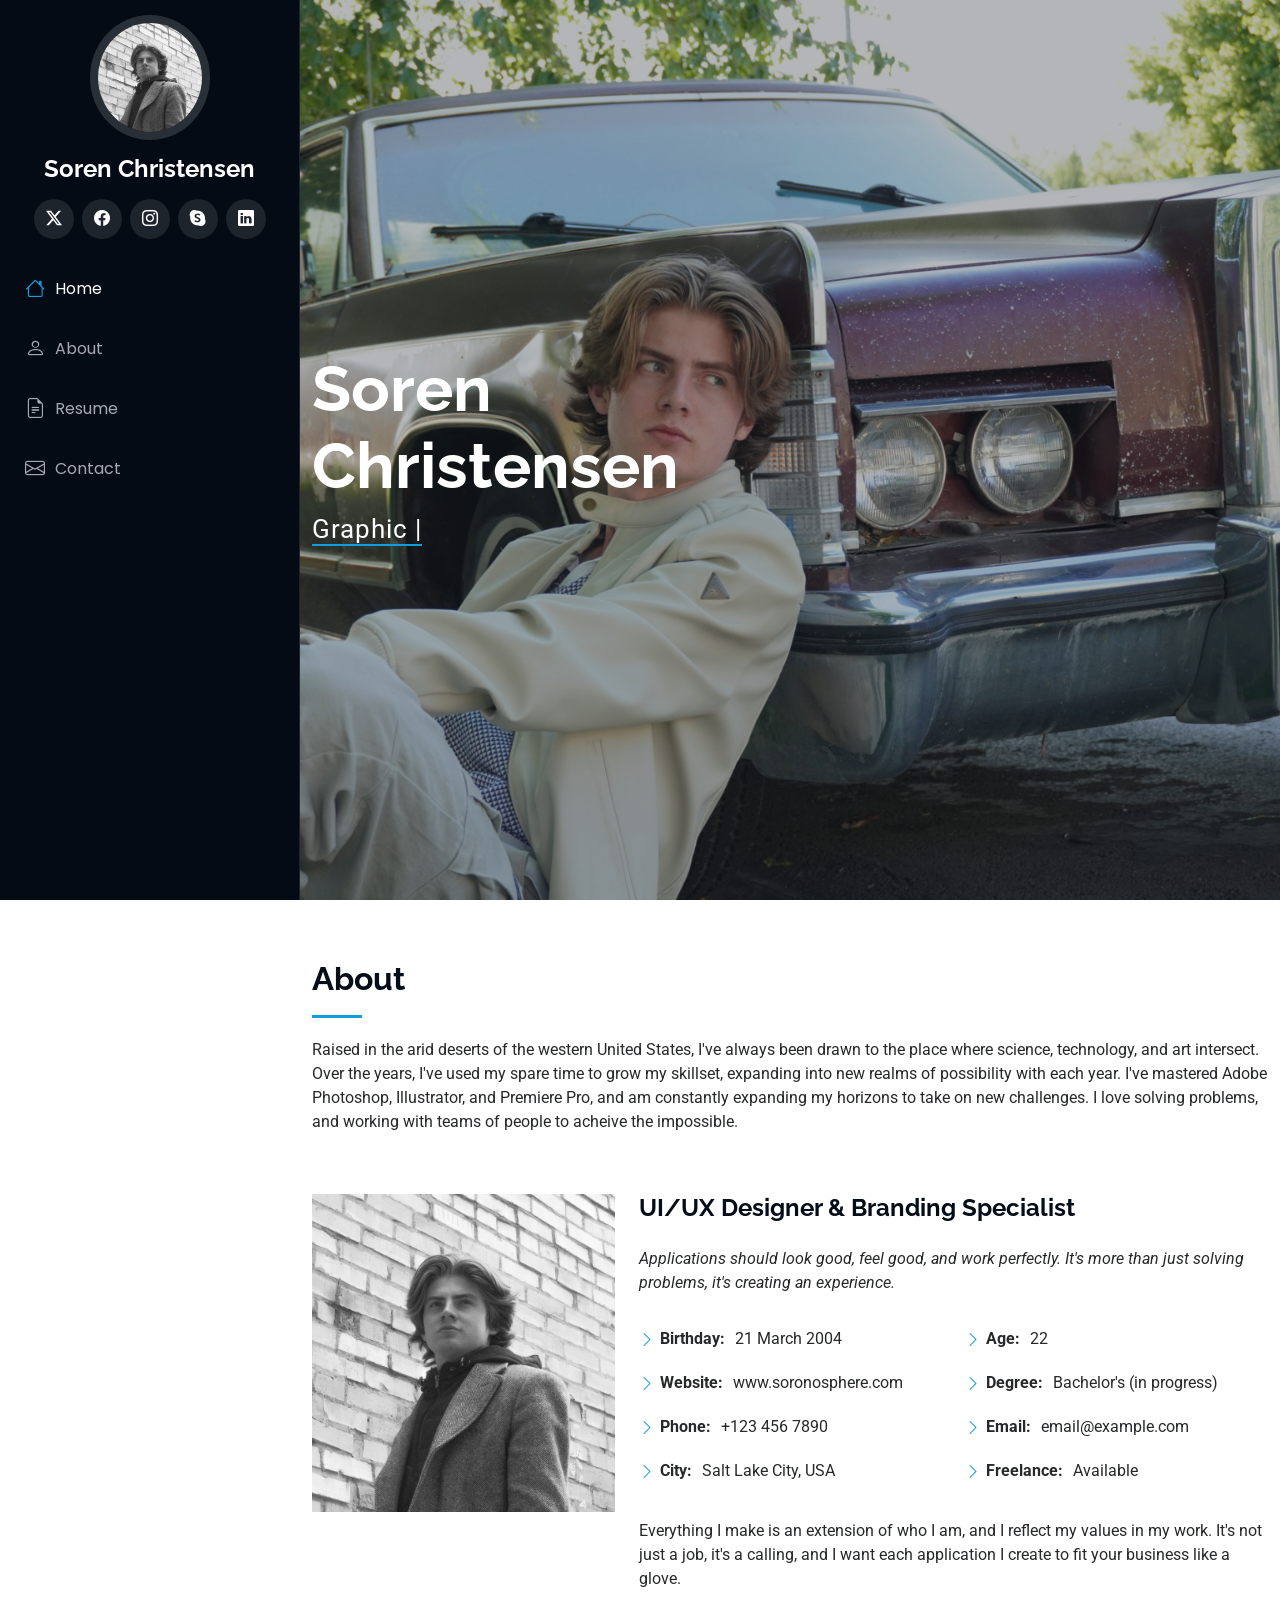
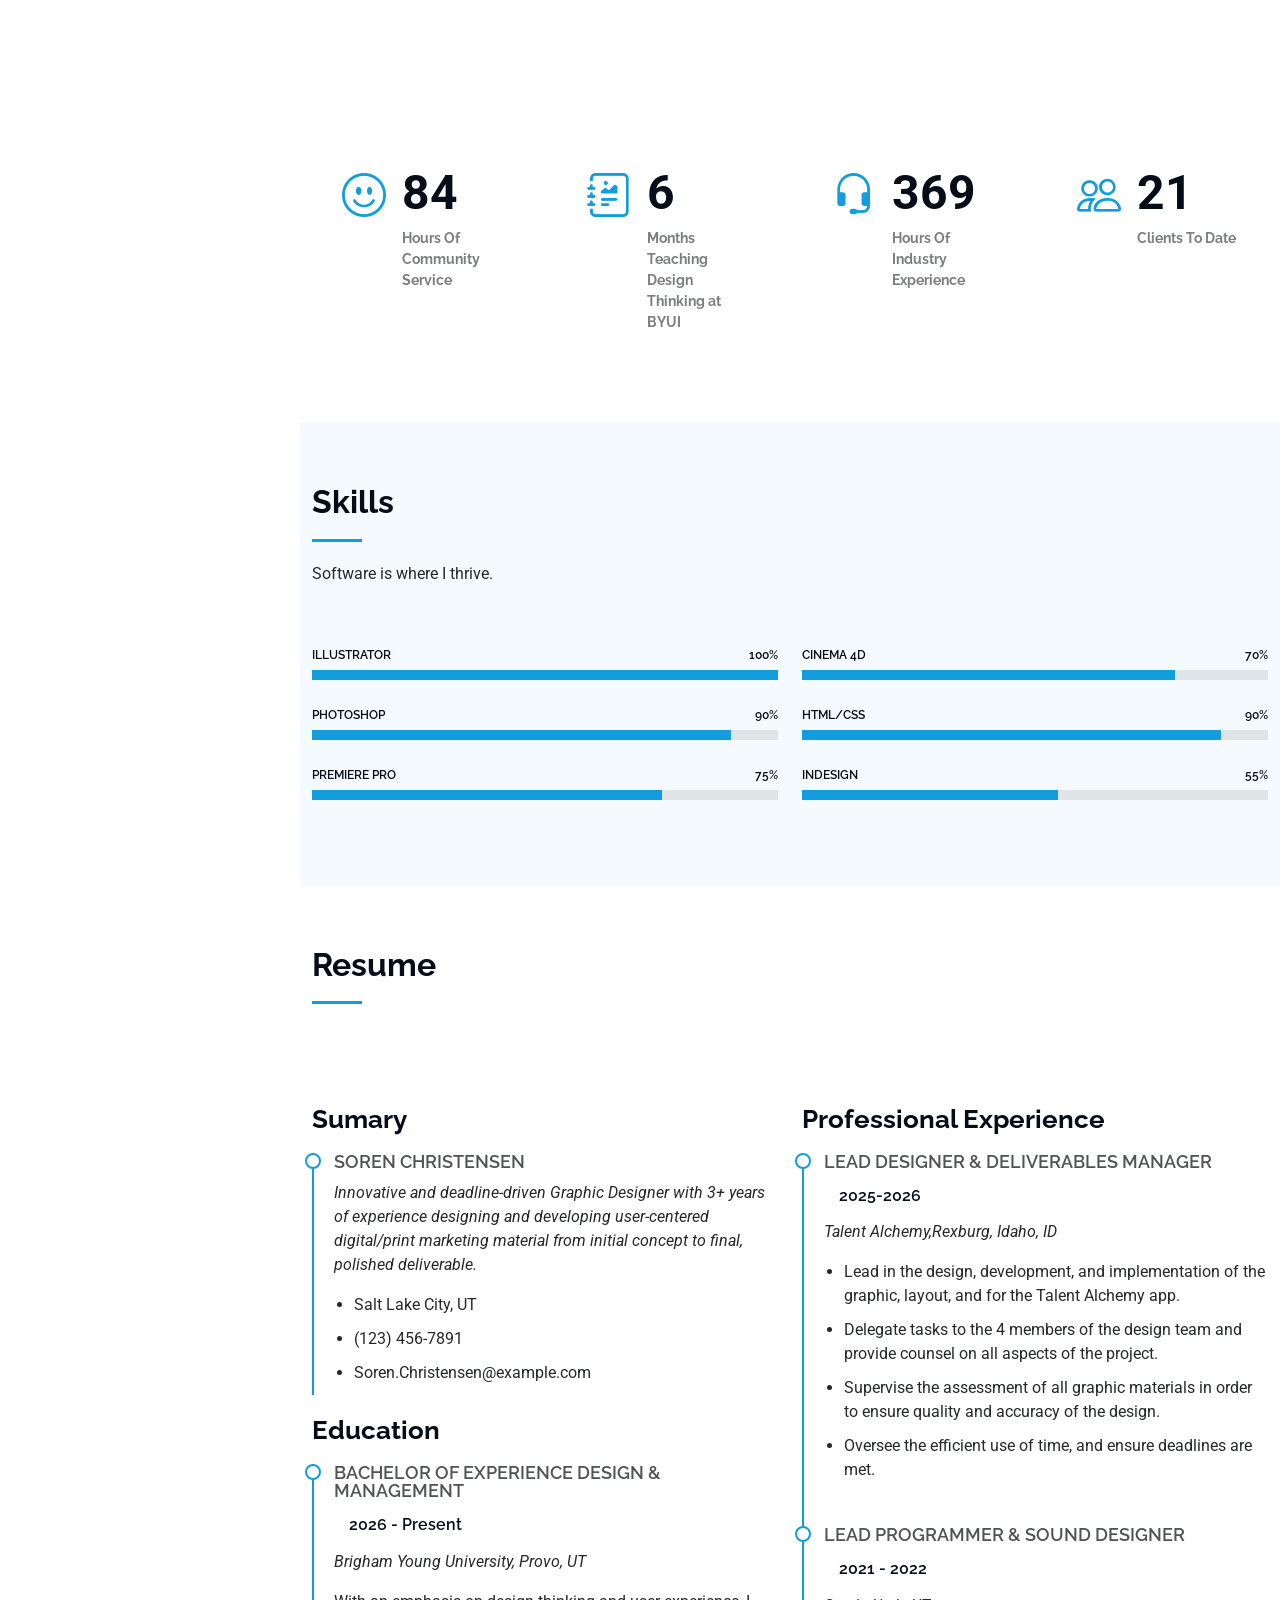
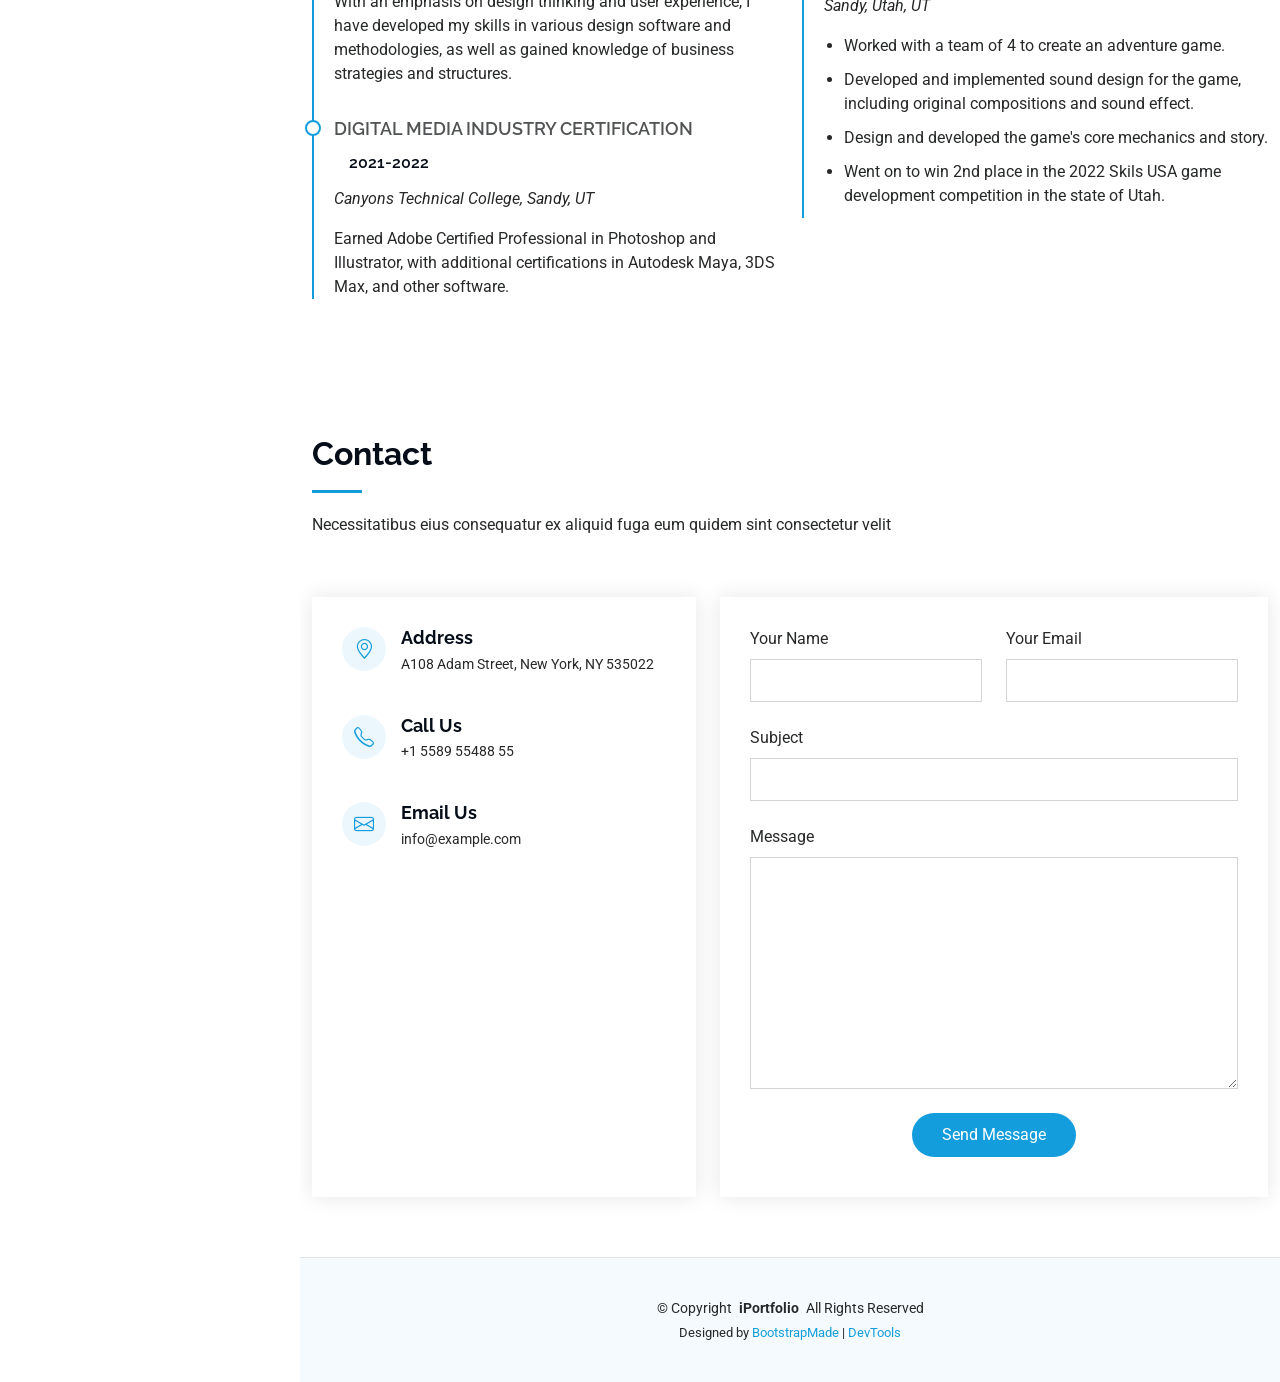
<file: index.html>
<!DOCTYPE html>
<html lang="en">

<head>
  <meta charset="utf-8">
  <meta content="width=device-width, initial-scale=1.0" name="viewport">
  <title>Soren Christensen - Portfolio</title>
  <meta content="" name="description">
  <meta content="" name="keywords">

  <!-- Favicons -->
  <link href="assets/img/Slogo.pdf" rel="icon">
  <link href="assets/img/apple-touch-icon.png" rel="apple-touch-icon">

  <!-- Fonts -->
  <link href="https://fonts.googleapis.com" rel="preconnect">
  <link href="https://fonts.gstatic.com" rel="preconnect" crossorigin>
  <link href="https://fonts.googleapis.com/css2?family=Roboto:ital,wght@0,100;0,300;0,400;0,500;0,700;0,900;1,100;1,300;1,400;1,500;1,700;1,900&family=Poppins:ital,wght@0,100;0,200;0,300;0,400;0,500;0,600;0,700;0,800;0,900;1,100;1,200;1,300;1,400;1,500;1,600;1,700;1,800;1,900&family=Raleway:ital,wght@0,100;0,200;0,300;0,400;0,500;0,600;0,700;0,800;0,900;1,100;1,200;1,300;1,400;1,500;1,600;1,700;1,800;1,900&display=swap" rel="stylesheet">

  <!-- Vendor CSS Files -->
  <link href="assets/vendor/bootstrap/css/bootstrap.min.css" rel="stylesheet">
  <link href="assets/vendor/bootstrap-icons/bootstrap-icons.css" rel="stylesheet">
  <link href="assets/vendor/aos/aos.css" rel="stylesheet">
  <link href="assets/vendor/glightbox/css/glightbox.min.css" rel="stylesheet">
  <link href="assets/vendor/swiper/swiper-bundle.min.css" rel="stylesheet">

  <!-- Main CSS File -->
  <link href="assets/css/main.css" rel="stylesheet">

  <!-- =======================================================
  * Template Name: iPortfolio
  * Template URL: https://bootstrapmade.com/iportfolio-bootstrap-portfolio-websites-template/
  * Updated: Jun 29 2024 with Bootstrap v5.3.3
  * Author: BootstrapMade.com
  * License: https://bootstrapmade.com/license/
  ======================================================== -->
</head>

<body class="index-page">

  <header id="header" class="header dark-background d-flex flex-column">
    <i class="header-toggle d-xl-none bi bi-list"></i>

    <div class="profile-img">
      <img src="assets/img/sorenpfpbw.jpg" alt="" class="img-fluid rounded-circle">
    </div>

    <a href="index.html" class="logo d-flex align-items-center justify-content-center">
      <!-- Uncomment the line below if you also wish to use an image logo -->
      <!-- <img src="assets/img/Slogo.pdf" alt=""> -->
      <h1 class="sitename">Soren Christensen</h1>
    </a>

    <div class="social-links text-center">
      <a href="https://twitter.com" class="twitter"><i class="bi bi-twitter-x"></i></a>
      <a href="https://facebook.com" class="facebook"><i class="bi bi-facebook"></i></a>
      <a href="https://instagram.com" class="instagram"><i class="bi bi-instagram"></i></a>
      <a href="https://skype.com" class="google-plus"><i class="bi bi-skype"></i></a>
      <a href="https://linkedin.com" class="linkedin"><i class="bi bi-linkedin"></i></a>
    </div>

    <nav id="navmenu" class="navmenu">
      <ul>
        <li><a href="#hero" class="active"><i class="bi bi-house navicon"></i>Home</a></li>
        <li><a href="#about"><i class="bi bi-person navicon"></i> About</a></li>
        <li><a href="#resume"><i class="bi bi-file-earmark-text navicon"></i> Resume</a></li>
        <!-- <li><a href="#portfolio"><i class="bi bi-images navicon"></i> Portfolio</a></li> -->
        <!-- <li><a href="#services"><i class="bi bi-hdd-stack navicon"></i> Services</a></li> -->
        <!-- <li class="dropdown"><a href="#"><i class="bi bi-menu-button navicon"></i> <span>Dropdown</span> <i class="bi bi-chevron-down toggle-dropdown"></i></a>
          <ul>
            <li><a href="#">Dropdown 1</a></li>
            <li class="dropdown"><a href="#"><span>Deep Dropdown</span> <i class="bi bi-chevron-down toggle-dropdown"></i></a>
              <ul>
                <li><a href="#">Deep Dropdown 1</a></li>
                <li><a href="#">Deep Dropdown 2</a></li>
                <li><a href="#">Deep Dropdown 3</a></li>
                <li><a href="#">Deep Dropdown 4</a></li>
                <li><a href="#">Deep Dropdown 5</a></li>
              </ul>
            </li>
            <li><a href="#">Dropdown 2</a></li>
            <li><a href="#">Dropdown 3</a></li>
            <li><a href="#">Dropdown 4</a></li>
          </ul>
        </li> -->
        <li><a href="#contact"><i class="bi bi-envelope navicon"></i> Contact</a></li>
      </ul>
    </nav>

  </header>

  <main class="main">

    <!-- Hero Section -->
    <section id="hero" class="hero section dark-background">

      <img src="assets/img/sorenbg.JPG" alt="" data-aos="fade-in" class="">

      <div class="container" data-aos="fade-up" data-aos-delay="100">
        <h2>Soren</h2>
        <h2>Christensen</h2>
        <p>                  <span class="typed" data-typed-items="Graphic Designer, Programmer, Freelancer, Photographer, Music Producer">Designer</span><span class="typed-cursor typed-cursor--blink" aria-hidden="true"></span><span class="typed-cursor typed-cursor--blink" aria-hidden="true"></span></p>
      </div>

    </section><!-- /Hero Section -->

    <!-- About Section -->
    <section id="about" class="about section">

      <!-- Section Title -->
      <div class="container section-title" data-aos="fade-up">
        <h2>About</h2>
        <p>Raised in the arid deserts of the western United States, I've always been drawn to the place where science, technology, and art intersect. Over the years, I've used my spare time to grow my skillset, expanding into new realms of possibility with each year. I've mastered Adobe Photoshop, Illustrator, and Premiere Pro, and am constantly expanding my horizons to take on new challenges. I love solving problems, and working with teams of people to acheive the impossible.</p>
      </div><!-- End Section Title -->

      <div class="container" data-aos="fade-up" data-aos-delay="100">

        <div class="row gy-4 justify-content-center">
          <div class="col-lg-4">
            <img src="assets/img/sorenpfpbw.jpg" class="img-fluid" alt="">
          </div>
          <div class="col-lg-8 content">
            <h2>UI/UX Designer &amp; Branding Specialist</h2>
            <p class="fst-italic py-3">
              Applications should look good, feel good, and work perfectly. It's more than just solving problems, it's creating an experience.
            </p>
            <div class="row">
              <div class="col-lg-6">
                <ul>
                  <li><i class="bi bi-chevron-right"></i> <strong>Birthday:</strong> <span>21 March 2004</span></li>
                  <li><i class="bi bi-chevron-right"></i> <strong>Website:</strong> <span>www.soronosphere.com</span></li>
                  <li><i class="bi bi-chevron-right"></i> <strong>Phone:</strong> <span>+123 456 7890</span></li>
                  <li><i class="bi bi-chevron-right"></i> <strong>City:</strong> <span>Salt Lake City, USA</span></li>
                </ul>
              </div>
              <div class="col-lg-6">
                <ul>
                  <li><i class="bi bi-chevron-right"></i> <strong>Age:</strong> <span>22</span></li>
                  <li><i class="bi bi-chevron-right"></i> <strong>Degree:</strong> <span>Bachelor's (in progress)</span></li>
                  <li><i class="bi bi-chevron-right"></i> <strong>Email:</strong> <span>email@example.com</span></li>
                  <li><i class="bi bi-chevron-right"></i> <strong>Freelance:</strong> <span>Available</span></li>
                </ul>
              </div>
            </div>
            <p class="py-3">
              Everything I make is an extension of who I am, and I reflect my values in my work. It's not just a job, it's a calling, and I want each application I create to fit your business like a glove.
            </p>
          </div>
        </div>

      </div>

    </section><!-- /About Section -->

    <!-- Stats Section -->
    <section id="stats" class="stats section">

      <div class="container" data-aos="fade-up" data-aos-delay="100">

        <div class="row gy-4">

          <div class="col-lg-3 col-md-6">
            <div class="stats-item">
              <i class="bi bi-emoji-smile"></i>
              <span data-purecounter-start="0" data-purecounter-end="125" data-purecounter-duration="1" class="purecounter"></span>
              <p><strong>Hours Of Community Service</strong> <span></span></p>
            </div>
          </div><!-- End Stats Item -->

          <div class="col-lg-3 col-md-6">
            <div class="stats-item">
              <i class="bi bi-journal-richtext"></i>
              <span data-purecounter-start="0" data-purecounter-end="9" data-purecounter-duration="1" class="purecounter"></span>
              <p><strong>Months Teaching Design Thinking at BYUI</strong> <span></span></p>
            </div>
          </div><!-- End Stats Item -->

          <div class="col-lg-3 col-md-6">
            <div class="stats-item">
              <i class="bi bi-headset"></i>
              <span data-purecounter-start="0" data-purecounter-end="550" data-purecounter-duration="1" class="purecounter"></span>
              <p><strong>Hours Of Industry Experience</strong> <span></span></p>
            </div>
          </div><!-- End Stats Item -->

          <div class="col-lg-3 col-md-6">
            <div class="stats-item">
              <i class="bi bi-people"></i>
              <span data-purecounter-start="0" data-purecounter-end="32" data-purecounter-duration="1" class="purecounter"></span>
              <p><strong>Clients To Date</strong> <span></span></p>
            </div>
          </div><!-- End Stats Item -->

        </div>

      </div>

    </section><!-- /Stats Section -->

    <!-- Skills Section -->
    <section id="skills" class="skills section light-background">

      <!-- Section Title -->
      <div class="container section-title" data-aos="fade-up">
        <h2>Skills</h2>
        <p>Software is where I thrive.</p>
      </div><!-- End Section Title -->

      <div class="container" data-aos="fade-up" data-aos-delay="100">

        <div class="row skills-content skills-animation">

          <div class="col-lg-6">

            <div class="progress">
              <span class="skill"><span>Illustrator</span> <i class="val">100%</i></span>
              <div class="progress-bar-wrap">
                <div class="progress-bar" role="progressbar" aria-valuenow="100" aria-valuemin="0" aria-valuemax="100"></div>
              </div>
            </div><!-- End Skills Item -->

            <div class="progress">
              <span class="skill"><span>Photoshop</span> <i class="val">90%</i></span>
              <div class="progress-bar-wrap">
                <div class="progress-bar" role="progressbar" aria-valuenow="90" aria-valuemin="0" aria-valuemax="100"></div>
              </div>
            </div><!-- End Skills Item -->

            <div class="progress">
              <span class="skill"><span>Premiere Pro</span> <i class="val">75%</i></span>
              <div class="progress-bar-wrap">
                <div class="progress-bar" role="progressbar" aria-valuenow="75" aria-valuemin="0" aria-valuemax="100"></div>
              </div>
            </div><!-- End Skills Item -->

          </div>

          <div class="col-lg-6">

            <div class="progress">
              <span class="skill"><span>Cinema 4D</span> <i class="val">70%</i></span>
              <div class="progress-bar-wrap">
                <div class="progress-bar" role="progressbar" aria-valuenow="80" aria-valuemin="0" aria-valuemax="100"></div>
              </div>
            </div><!-- End Skills Item -->

            <div class="progress">
              <span class="skill"><span>HTML/CSS</span> <i class="val">90%</i></span>
              <div class="progress-bar-wrap">
                <div class="progress-bar" role="progressbar" aria-valuenow="90" aria-valuemin="0" aria-valuemax="100"></div>
              </div>
            </div><!-- End Skills Item -->

            <div class="progress">
              <span class="skill"><span>InDesign</span> <i class="val">55%</i></span>
              <div class="progress-bar-wrap">
                <div class="progress-bar" role="progressbar" aria-valuenow="55" aria-valuemin="0" aria-valuemax="100"></div>
              </div>
            </div><!-- End Skills Item -->

          </div>

        </div>

      </div>

    </section><!-- /Skills Section -->

    <!-- Resume Section -->
    <section id="resume" class="resume section">

      <!-- Section Title -->
      <div class="container section-title" data-aos="fade-up">
        <h2>Resume</h2>
        <p></p>
      </div><!-- End Section Title -->

      <div class="container">

        <div class="row">

          <div class="col-lg-6" data-aos="fade-up" data-aos-delay="100">
            <h3 class="resume-title">Sumary</h3>

            <div class="resume-item pb-0">
              <h4>Soren Christensen</h4>
              <p><em>Innovative and deadline-driven Graphic Designer with 3+ years of experience designing and developing user-centered digital/print marketing material from initial concept to final, polished deliverable.</em></p>
              <ul>
                <li>Salt Lake City, UT</li>
                <li>(123) 456-7891</li>
                <li>Soren.Christensen@example.com</li>
              </ul>
            </div><!-- Edn Resume Item -->

            <h3 class="resume-title">Education</h3>
            <div class="resume-item">
              <h4>Bachelor of Experience Design &amp; Management</h4>
              <h5>2026 - Present</h5>
              <p><em>Brigham Young University, Provo, UT</em></p>
              <p>With an emphasis on design thinking and user experience, I have developed my skills in various design software and methodologies, as well as gained knowledge of business strategies and structures.</p>
            </div><!-- Edn Resume Item -->

            <div class="resume-item">
              <h4>Digital Media Industry Certification</h4>
              <h5>2021-2022</h5>
              <p><em>Canyons Technical College, Sandy, UT</em></p>
              <p>Earned Adobe Certified Professional in Photoshop and Illustrator, with additional certifications in Autodesk Maya, 3DS Max, and other software.</p>
            </div><!-- Edn Resume Item -->

          </div>

          <div class="col-lg-6" data-aos="fade-up" data-aos-delay="200">
            <h3 class="resume-title">Professional Experience</h3>
            <div class="resume-item">
              <h4>Lead Designer &amp; Deliverables Manager</h4>
              <h5>2025-2026</h5>
              <p><em>Talent Alchemy,Rexburg, Idaho, ID </em></p>
              <ul>
                <li>Lead in the design, development, and implementation of the graphic, layout, and for the Talent Alchemy app.</li>
                <li>Delegate tasks to the 4 members of the design team and provide counsel on all aspects of the project. </li>
                <li>Supervise the assessment of all graphic materials in order to ensure quality and accuracy of the design.</li>
                <li>Oversee the efficient use of time, and ensure deadlines are met.</li>
              </ul>
            </div><!-- Edn Resume Item -->

            <div class="resume-item">
              <h4>Lead Programmer &amp; Sound Designer</h4>
              <h5>2021 - 2022</h5>
              <p><em>Sandy, Utah, UT</em></p>
              <ul>
                <li>Worked with a team of 4 to create an adventure game.</li>
                <li>Developed and implemented sound design for the game, including original compositions and sound effect.</li>
                <li>Design and developed the game's core mechanics and story.</li>
                <li>Went on to win 2nd place in the 2022 Skils USA game development competition in the state of Utah.</li>
              </ul>
            </div><!-- Edn Resume Item -->

          </div>

        </div>

      </div>

    </section><!-- /Resume Section -->

    <!-- Portfolio Section -->
    <!-- <section id="portfolio" class="portfolio section light-background"> -->

      <!-- Section Title -->
      <!-- <div class="container section-title" data-aos="fade-up">
        <h2>Portfolio</h2>
        <p>Magnam dolores commodi suscipit. Necessitatibus eius consequatur ex aliquid fuga eum quidem. Sit sint consectetur velit. Quisquam quos quisquam cupiditate. Et nemo qui impedit suscipit alias ea. Quia fugiat sit in iste officiis commodi quidem hic quas.</p>
      </div> -->
      <!-- End Section Title -->

      <!-- <div class="container">

        <div class="isotope-layout" data-default-filter="*" data-layout="masonry" data-sort="original-order">

          <ul class="portfolio-filters isotope-filters" data-aos="fade-up" data-aos-delay="100">
            <li data-filter="*" class="filter-active">All</li>
            <li data-filter=".filter-app">App</li>
            <li data-filter=".filter-product">Product</li>
            <li data-filter=".filter-branding">Branding</li>
            <li data-filter=".filter-books">Books</li>
          </ul> End Portfolio Filters -->

          <!-- <div class="row gy-4 isotope-container" data-aos="fade-up" data-aos-delay="200">

            <div class="col-lg-4 col-md-6 portfolio-item isotope-item filter-app">
              <div class="portfolio-content h-100">
                <img src="assets/img/portfolio/app-1.jpg" class="img-fluid" alt="">
                <div class="portfolio-info">
                  <h4>App 1</h4>
                  <p>Lorem ipsum, dolor sit amet consectetur</p>
                  <a href="assets/img/portfolio/app-1.jpg" title="App 1" data-gallery="portfolio-gallery-app" class="glightbox preview-link"><i class="bi bi-zoom-in"></i></a>
                  <a href="portfolio-details.html" title="More Details" class="details-link"><i class="bi bi-link-45deg"></i></a>
                </div>
              </div>
            </div>End Portfolio Item --> 

            <!-- <div class="col-lg-4 col-md-6 portfolio-item isotope-item filter-product">
              <div class="portfolio-content h-100">
                <img src="assets/img/portfolio/product-1.jpg" class="img-fluid" alt="">
                <div class="portfolio-info">
                  <h4>Product 1</h4>
                  <p>Lorem ipsum, dolor sit amet consectetur</p>
                  <a href="assets/img/portfolio/product-1.jpg" title="Product 1" data-gallery="portfolio-gallery-product" class="glightbox preview-link"><i class="bi bi-zoom-in"></i></a>
                  <a href="portfolio-details.html" title="More Details" class="details-link"><i class="bi bi-link-45deg"></i></a>
                </div>
              </div>
            </div>End Portfolio Item -->

            <!-- <div class="col-lg-4 col-md-6 portfolio-item isotope-item filter-branding">
              <div class="portfolio-content h-100">
                <img src="assets/img/portfolio/branding-1.jpg" class="img-fluid" alt="">
                <div class="portfolio-info">
                  <h4>Branding 1</h4>
                  <p>Lorem ipsum, dolor sit amet consectetur</p>
                  <a href="assets/img/portfolio/branding-1.jpg" title="Branding 1" data-gallery="portfolio-gallery-branding" class="glightbox preview-link"><i class="bi bi-zoom-in"></i></a>
                  <a href="portfolio-details.html" title="More Details" class="details-link"><i class="bi bi-link-45deg"></i></a>
                </div>
              </div>
            </div>End Portfolio Item -->

            <!-- <div class="col-lg-4 col-md-6 portfolio-item isotope-item filter-books">
              <div class="portfolio-content h-100">
                <img src="assets/img/portfolio/books-1.jpg" class="img-fluid" alt="">
                <div class="portfolio-info">
                  <h4>Books 1</h4>
                  <p>Lorem ipsum, dolor sit amet consectetur</p>
                  <a href="assets/img/portfolio/books-1.jpg" title="Branding 1" data-gallery="portfolio-gallery-book" class="glightbox preview-link"><i class="bi bi-zoom-in"></i></a>
                  <a href="portfolio-details.html" title="More Details" class="details-link"><i class="bi bi-link-45deg"></i></a>
                </div>
              </div>
            </div>End Portfolio Item -->
<!-- 
            <div class="col-lg-4 col-md-6 portfolio-item isotope-item filter-app">
              <div class="portfolio-content h-100">
                <img src="assets/img/portfolio/app-2.jpg" class="img-fluid" alt="">
                <div class="portfolio-info">
                  <h4>App 2</h4>
                  <p>Lorem ipsum, dolor sit amet consectetur</p>
                  <a href="assets/img/portfolio/app-2.jpg" title="App 2" data-gallery="portfolio-gallery-app" class="glightbox preview-link"><i class="bi bi-zoom-in"></i></a>
                  <a href="portfolio-details.html" title="More Details" class="details-link"><i class="bi bi-link-45deg"></i></a>
                </div>
              </div>
            </div> -->
            <!-- End Portfolio Item -->

            <!-- <div class="col-lg-4 col-md-6 portfolio-item isotope-item filter-product">
              <div class="portfolio-content h-100">
                <img src="assets/img/portfolio/product-2.jpg" class="img-fluid" alt="">
                <div class="portfolio-info">
                  <h4>Product 2</h4>
                  <p>Lorem ipsum, dolor sit amet consectetur</p>
                  <a href="assets/img/portfolio/product-2.jpg" title="Product 2" data-gallery="portfolio-gallery-product" class="glightbox preview-link"><i class="bi bi-zoom-in"></i></a>
                  <a href="portfolio-details.html" title="More Details" class="details-link"><i class="bi bi-link-45deg"></i></a>
                </div>
              </div>
            </div> -->
            <!-- End Portfolio Item -->

            <!-- <div class="col-lg-4 col-md-6 portfolio-item isotope-item filter-branding">
              <div class="portfolio-content h-100">
                <img src="assets/img/portfolio/branding-2.jpg" class="img-fluid" alt="">
                <div class="portfolio-info">
                  <h4>Branding 2</h4>
                  <p>Lorem ipsum, dolor sit amet consectetur</p>
                  <a href="assets/img/portfolio/branding-2.jpg" title="Branding 2" data-gallery="portfolio-gallery-branding" class="glightbox preview-link"><i class="bi bi-zoom-in"></i></a>
                  <a href="portfolio-details.html" title="More Details" class="details-link"><i class="bi bi-link-45deg"></i></a>
                </div>
              </div>
            </div> -->
            <!-- End Portfolio Item -->

            <!-- <div class="col-lg-4 col-md-6 portfolio-item isotope-item filter-books">
              <div class="portfolio-content h-100">
                <img src="assets/img/portfolio/books-2.jpg" class="img-fluid" alt="">
                <div class="portfolio-info">
                  <h4>Books 2</h4>
                  <p>Lorem ipsum, dolor sit amet consectetur</p>
                  <a href="assets/img/portfolio/books-2.jpg" title="Branding 2" data-gallery="portfolio-gallery-book" class="glightbox preview-link"><i class="bi bi-zoom-in"></i></a>
                  <a href="portfolio-details.html" title="More Details" class="details-link"><i class="bi bi-link-45deg"></i></a>
                </div>
              </div>
            </div> -->
            <!-- End Portfolio Item -->

            <!-- <div class="col-lg-4 col-md-6 portfolio-item isotope-item filter-app">
              <div class="portfolio-content h-100">
                <img src="assets/img/portfolio/app-3.jpg" class="img-fluid" alt="">
                <div class="portfolio-info">
                  <h4>App 3</h4>
                  <p>Lorem ipsum, dolor sit amet consectetur</p>
                  <a href="assets/img/portfolio/app-3.jpg" title="App 3" data-gallery="portfolio-gallery-app" class="glightbox preview-link"><i class="bi bi-zoom-in"></i></a>
                  <a href="portfolio-details.html" title="More Details" class="details-link"><i class="bi bi-link-45deg"></i></a>
                </div>
              </div>
            </div> -->
            <!-- End Portfolio Item -->

            <!-- <div class="col-lg-4 col-md-6 portfolio-item isotope-item filter-product">
              <div class="portfolio-content h-100">
                <img src="assets/img/portfolio/product-3.jpg" class="img-fluid" alt="">
                <div class="portfolio-info">
                  <h4>Product 3</h4>
                  <p>Lorem ipsum, dolor sit amet consectetur</p>
                  <a href="assets/img/portfolio/product-3.jpg" title="Product 3" data-gallery="portfolio-gallery-product" class="glightbox preview-link"><i class="bi bi-zoom-in"></i></a>
                  <a href="portfolio-details.html" title="More Details" class="details-link"><i class="bi bi-link-45deg"></i></a>
                </div>
              </div>
            </div> -->
            
            <!-- End Portfolio Item -->

            <!-- <div class="col-lg-4 col-md-6 portfolio-item isotope-item filter-branding">
              <div class="portfolio-content h-100">
                <img src="assets/img/portfolio/branding-3.jpg" class="img-fluid" alt="">
                <div class="portfolio-info">
                  <h4>Branding 3</h4>
                  <p>Lorem ipsum, dolor sit amet consectetur</p>
                  <a href="assets/img/portfolio/branding-3.jpg" title="Branding 2" data-gallery="portfolio-gallery-branding" class="glightbox preview-link"><i class="bi bi-zoom-in"></i></a>
                  <a href="portfolio-details.html" title="More Details" class="details-link"><i class="bi bi-link-45deg"></i></a>
                </div>
              </div>
            </div> -->
            <!-- End Portfolio Item -->

            <!-- <div class="col-lg-4 col-md-6 portfolio-item isotope-item filter-books">
              <div class="portfolio-content h-100">
                <img src="assets/img/portfolio/books-3.jpg" class="img-fluid" alt="">
                <div class="portfolio-info">
                  <h4>Books 3</h4>
                  <p>Lorem ipsum, dolor sit amet consectetur</p>
                  <a href="assets/img/portfolio/books-3.jpg" title="Branding 3" data-gallery="portfolio-gallery-book" class="glightbox preview-link"><i class="bi bi-zoom-in"></i></a>
                  <a href="portfolio-details.html" title="More Details" class="details-link"><i class="bi bi-link-45deg"></i></a>
                </div>
              </div>
            </div> -->
            <!-- End Portfolio Item -->
<!-- 
          </div> -->
          <!-- End Portfolio Container -->
<!-- 
        </div>

      </div>

    </section> -->
    <!-- /Portfolio Section -->

    <!-- Services Section -->
    <!-- <section id="services" class="services section"> -->

      <!-- Section Title -->
      <!-- <div class="container section-title" data-aos="fade-up">
        <h2>Services</h2>
        <p>Magnam dolores commodi suscipit. Necessitatibus eius consequatur ex aliquid fuga eum quidem. Sit sint consectetur velit. Quisquam quos quisquam cupiditate. Et nemo qui impedit suscipit alias ea. Quia fugiat sit in iste officiis commodi quidem hic quas.</p>
      </div> -->
      <!-- End Section Title -->
<!-- 
      <div class="container">

        <div class="row gy-4">

          <div class="col-lg-4 col-md-6 service-item d-flex" data-aos="fade-up" data-aos-delay="100">
            <div class="icon flex-shrink-0"><i class="bi bi-briefcase"></i></div>
            <div>
              <h4 class="title"><a href="service-details.html" class="stretched-link">Lorem Ipsum</a></h4>
              <p class="description">Voluptatum deleniti atque corrupti quos dolores et quas molestias excepturi sint occaecati cupiditate non provident</p>
            </div>
          </div> -->
          <!-- End Service Item -->

          <!-- <div class="col-lg-4 col-md-6 service-item d-flex" data-aos="fade-up" data-aos-delay="200">
            <div class="icon flex-shrink-0"><i class="bi bi-card-checklist"></i></div>
            <div>
              <h4 class="title"><a href="service-details.html" class="stretched-link">Dolor Sitema</a></h4>
              <p class="description">Minim veniam, quis nostrud exercitation ullamco laboris nisi ut aliquip ex ea commodo consequat tarad limino ata</p>
            </div>
          </div> -->
          <!-- End Service Item -->
<!-- 
          <div class="col-lg-4 col-md-6 service-item d-flex" data-aos="fade-up" data-aos-delay="300">
            <div class="icon flex-shrink-0"><i class="bi bi-bar-chart"></i></div>
            <div>
              <h4 class="title"><a href="service-details.html" class="stretched-link">Sed ut perspiciatis</a></h4>
              <p class="description">Duis aute irure dolor in reprehenderit in voluptate velit esse cillum dolore eu fugiat nulla pariatur</p>
            </div>
          </div> -->
          <!-- End Service Item -->

          <!-- <div class="col-lg-4 col-md-6 service-item d-flex" data-aos="fade-up" data-aos-delay="400">
            <div class="icon flex-shrink-0"><i class="bi bi-binoculars"></i></div>
            <div>
              <h4 class="title"><a href="service-details.html" class="stretched-link">Magni Dolores</a></h4>
              <p class="description">Excepteur sint occaecat cupidatat non proident, sunt in culpa qui officia deserunt mollit anim id est laborum</p>
            </div>
          </div> -->
          <!-- End Service Item -->

          <!-- <div class="col-lg-4 col-md-6 service-item d-flex" data-aos="fade-up" data-aos-delay="500">
            <div class="icon flex-shrink-0"><i class="bi bi-brightness-high"></i></div>
            <div>
              <h4 class="title"><a href="service-details.html" class="stretched-link">Nemo Enim</a></h4>
              <p class="description">At vero eos et accusamus et iusto odio dignissimos ducimus qui blanditiis praesentium voluptatum deleniti atque</p>
            </div>
          </div> -->
          <!-- End Service Item -->

          <!-- <div class="col-lg-4 col-md-6 service-item d-flex" data-aos="fade-up" data-aos-delay="600">
            <div class="icon flex-shrink-0"><i class="bi bi-calendar4-week"></i></div>
            <div>
              <h4 class="title"><a href="service-details.html" class="stretched-link">Eiusmod Tempor</a></h4>
              <p class="description">Et harum quidem rerum facilis est et expedita distinctio. Nam libero tempore, cum soluta nobis est eligendi</p>
            </div>
          </div> -->
          <!-- End Service Item -->

        <!-- </div>

      </div>

    </section> -->
    <!-- /Services Section -->

    <!-- Testimonials Section -->
    <!-- <section id="testimonials" class="testimonials section light-background"> -->

      <!-- Section Title -->
      <!-- <div class="container section-title" data-aos="fade-up"> -->
        <!-- <h2>Testimonials</h2>
        <p>Necessitatibus eius consequatur ex aliquid fuga eum quidem sint consectetur velit</p>
      </div> -->
      <!-- End Section Title -->
<!-- 
      <div class="container" data-aos="fade-up" data-aos-delay="100">

        <div class="swiper init-swiper">
          <script type="application/json" class="swiper-config">
            {
              "loop": true,
              "speed": 600,
              "autoplay": {
                "delay": 5000
              },
              "slidesPerView": "auto",
              "pagination": {
                "el": ".swiper-pagination",
                "type": "bullets",
                "clickable": true
              },
              "breakpoints": {
                "320": {
                  "slidesPerView": 1,
                  "spaceBetween": 40
                },
                "1200": {
                  "slidesPerView": 3,
                  "spaceBetween": 1
                }
              }
            }
          </script> -->
          <!-- <div class="swiper-wrapper">

            <div class="swiper-slide">
              <div class="testimonial-item">
                <p>
                  <i class="bi bi-quote quote-icon-left"></i>
                  <span>Proin iaculis purus consequat sem cure digni ssim donec porttitora entum suscipit rhoncus. Accusantium quam, ultricies eget id, aliquam eget nibh et. Maecen aliquam, risus at semper.</span>
                  <i class="bi bi-quote quote-icon-right"></i>
                </p>
                <img src="assets/img/testimonials/testimonials-1.jpg" class="testimonial-img" alt="">
                <h3>Saul Goodman</h3>
                <h4>Ceo &amp; Founder</h4>
              </div>
            </div> -->
            <!-- End testimonial item -->

            <!-- <div class="swiper-slide">
              <div class="testimonial-item">
                <p>
                  <i class="bi bi-quote quote-icon-left"></i>
                  <span>Export tempor illum tamen malis malis eram quae irure esse labore quem cillum quid malis quorum velit fore eram velit sunt aliqua noster fugiat irure amet legam anim culpa.</span>
                  <i class="bi bi-quote quote-icon-right"></i>
                </p>
                <img src="assets/img/testimonials/testimonials-2.jpg" class="testimonial-img" alt="">
                <h3>Sara Wilsson</h3>
                <h4>Designer</h4>
              </div>
            </div> -->
            <!-- End testimonial item -->
<!-- 
            <div class="swiper-slide">
              <div class="testimonial-item">
                <p>
                  <i class="bi bi-quote quote-icon-left"></i>
                  <span>Enim nisi quem export duis labore cillum quae magna enim sint quorum nulla quem veniam duis minim tempor labore quem eram duis noster aute amet eram fore quis sint minim.</span>
                  <i class="bi bi-quote quote-icon-right"></i>
                </p>
                <img src="assets/img/testimonials/testimonials-3.jpg" class="testimonial-img" alt="">
                <h3>Jena Karlis</h3>
                <h4>Store Owner</h4>
              </div>
            </div> -->
            <!-- End testimonial item -->

            <!-- <div class="swiper-slide">
              <div class="testimonial-item">
                <p>
                  <i class="bi bi-quote quote-icon-left"></i>
                  <span>Fugiat enim eram quae cillum dolore dolor amet nulla culpa multos export minim fugiat dolor enim duis veniam ipsum anim magna sunt elit fore quem dolore labore illum veniam.</span>
                  <i class="bi bi-quote quote-icon-right"></i>
                </p>
                <img src="assets/img/testimonials/testimonials-4.jpg" class="testimonial-img" alt="">
                <h3>Matt Brandon</h3>
                <h4>Freelancer</h4>
              </div> -->
            <!-- </div> -->
            <!-- End testimonial item -->

            <!-- <div class="swiper-slide">
              <div class="testimonial-item">
                <p>
                  <i class="bi bi-quote quote-icon-left"></i>
                  <span>Quis quorum aliqua sint quem legam fore sunt eram irure aliqua veniam tempor noster veniam sunt culpa nulla illum cillum fugiat legam esse veniam culpa fore nisi cillum quid.</span>
                  <i class="bi bi-quote quote-icon-right"></i>
                </p>
                <img src="assets/img/testimonials/testimonials-5.jpg" class="testimonial-img" alt="">
                <h3>John Larson</h3>
                <h4>Entrepreneur</h4> -->
              <!-- </div>
            </div>End testimonial item -->

          </div>
          <div class="swiper-pagination"></div>
        </div>

      </div>

    </section><!-- /Testimonials Section -->

    
    <!-- Contact Section -->
    <section id="contact" class="contact section">

      <!-- Section Title -->
      <div class="container section-title" data-aos="fade-up">
        <h2>Contact</h2>
        <p>Necessitatibus eius consequatur ex aliquid fuga eum quidem sint consectetur velit</p>
      </div><!-- End Section Title -->

      <div class="container" data-aos="fade-up" data-aos-delay="100">

        <div class="row gy-4">

          <div class="col-lg-5">

            <div class="info-wrap">
              <div class="info-item d-flex" data-aos="fade-up" data-aos-delay="200">
                <i class="bi bi-geo-alt flex-shrink-0"></i>
                <div>
                  <h3>Address</h3>
                  <p>A108 Adam Street, New York, NY 535022</p>
                </div>
              </div><!-- End Info Item -->

              <div class="info-item d-flex" data-aos="fade-up" data-aos-delay="300">
                <i class="bi bi-telephone flex-shrink-0"></i>
                <div>
                  <h3>Call Us</h3>
                  <p>+1 5589 55488 55</p>
                </div>
              </div><!-- End Info Item -->

              <div class="info-item d-flex" data-aos="fade-up" data-aos-delay="400">
                <i class="bi bi-envelope flex-shrink-0"></i>
                <div>
                  <h3>Email Us</h3>
                  <p>info@example.com</p>
                </div>
              </div><!-- End Info Item -->

              <iframe src="https://www.google.com/maps/embed?pb=!1m14!1m8!1m3!1d48389.78314118045!2d-74.006138!3d40.710059!3m2!1i1024!2i768!4f13.1!3m3!1m2!1s0x89c25a22a3bda30d%3A0xb89d1fe6bc499443!2sDowntown%20Conference%20Center!5e0!3m2!1sen!2sus!4v1676961268712!5m2!1sen!2sus" frameborder="0" style="border:0; width: 100%; height: 270px;" allowfullscreen="" loading="lazy" referrerpolicy="no-referrer-when-downgrade"></iframe>
            </div>
          </div>

          <div class="col-lg-7">
            <form action="forms/contact.php" method="post" class="php-email-form" data-aos="fade-up" data-aos-delay="200">
              <div class="row gy-4">

                <div class="col-md-6">
                  <label for="name-field" class="pb-2">Your Name</label>
                  <input type="text" name="name" id="name-field" class="form-control" required="">
                </div>

                <div class="col-md-6">
                  <label for="email-field" class="pb-2">Your Email</label>
                  <input type="email" class="form-control" name="email" id="email-field" required="">
                </div>

                <div class="col-md-12">
                  <label for="subject-field" class="pb-2">Subject</label>
                  <input type="text" class="form-control" name="subject" id="subject-field" required="">
                </div>

                <div class="col-md-12">
                  <label for="message-field" class="pb-2">Message</label>
                  <textarea class="form-control" name="message" rows="10" id="message-field" required=""></textarea>
                </div>

                <div class="col-md-12 text-center">
                  <div class="loading">Loading</div>
                  <div class="error-message"></div>
                  <div class="sent-message">Your message has been sent. Thank you!</div>

                  <button type="submit">Send Message</button>
                </div>

              </div>
            </form>
          </div><!-- End Contact Form -->

        </div>

      </div>

    </section><!-- /Contact Section -->

  </main>

  <footer id="footer" class="footer position-relative light-background">

    <div class="container">
      <div class="copyright text-center ">
        <p>© <span>Copyright</span> <strong class="px-1 sitename">iPortfolio</strong> <span>All Rights Reserved</span></p>
      </div>
      <div class="credits">
        <!-- All the links in the footer should remain intact. -->
        <!-- You can delete the links only if you've purchased the pro version. -->
        <!-- Licensing information: https://bootstrapmade.com/license/ -->
        <!-- Purchase the pro version with working PHP/AJAX contact form: [buy-url] -->
        Designed by <a href="https://bootstrapmade.com/">BootstrapMade</a> | <a href="https://bootstrapmade.com/tools/">DevTools</a>
      </div>
    </div>

  </footer>

  <!-- Scroll Top -->
  <a href="#" id="scroll-top" class="scroll-top d-flex align-items-center justify-content-center"><i class="bi bi-arrow-up-short"></i></a>

  <!-- Preloader -->
  <div id="preloader"></div>

  <!-- Vendor JS Files -->
  <script src="assets/vendor/bootstrap/js/bootstrap.bundle.min.js"></script>
  <script src="assets/vendor/php-email-form/validate.js"></script>
  <script src="assets/vendor/aos/aos.js"></script>
  <script src="assets/vendor/typed.js/typed.umd.js"></script>
  <script src="assets/vendor/purecounter/purecounter_vanilla.js"></script>
  <script src="assets/vendor/waypoints/noframework.waypoints.js"></script>
  <script src="assets/vendor/glightbox/js/glightbox.min.js"></script>
  <script src="assets/vendor/imagesloaded/imagesloaded.pkgd.min.js"></script>
  <script src="assets/vendor/isotope-layout/isotope.pkgd.min.js"></script>
  <script src="assets/vendor/swiper/swiper-bundle.min.js"></script>

  <!-- Main JS File -->
  <script src="assets/js/main.js"></script>

</body>

</html>
</file>
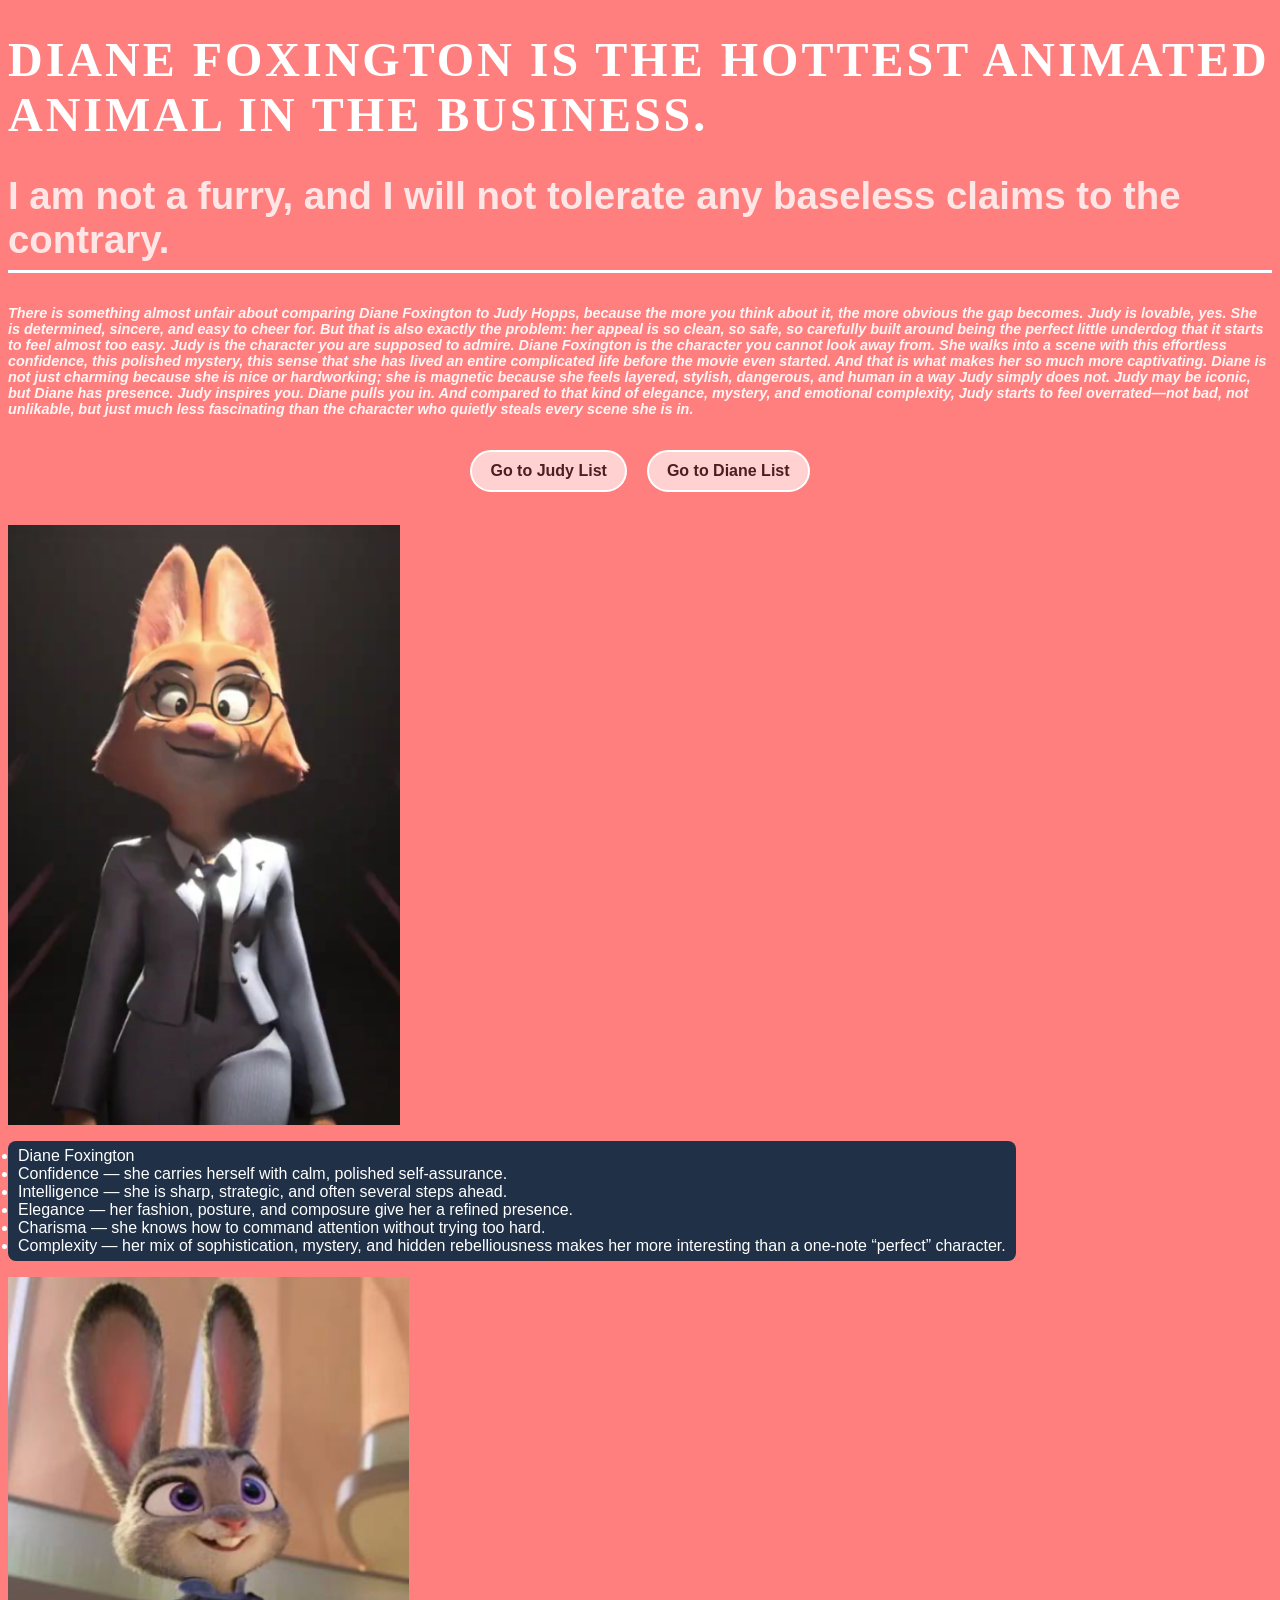
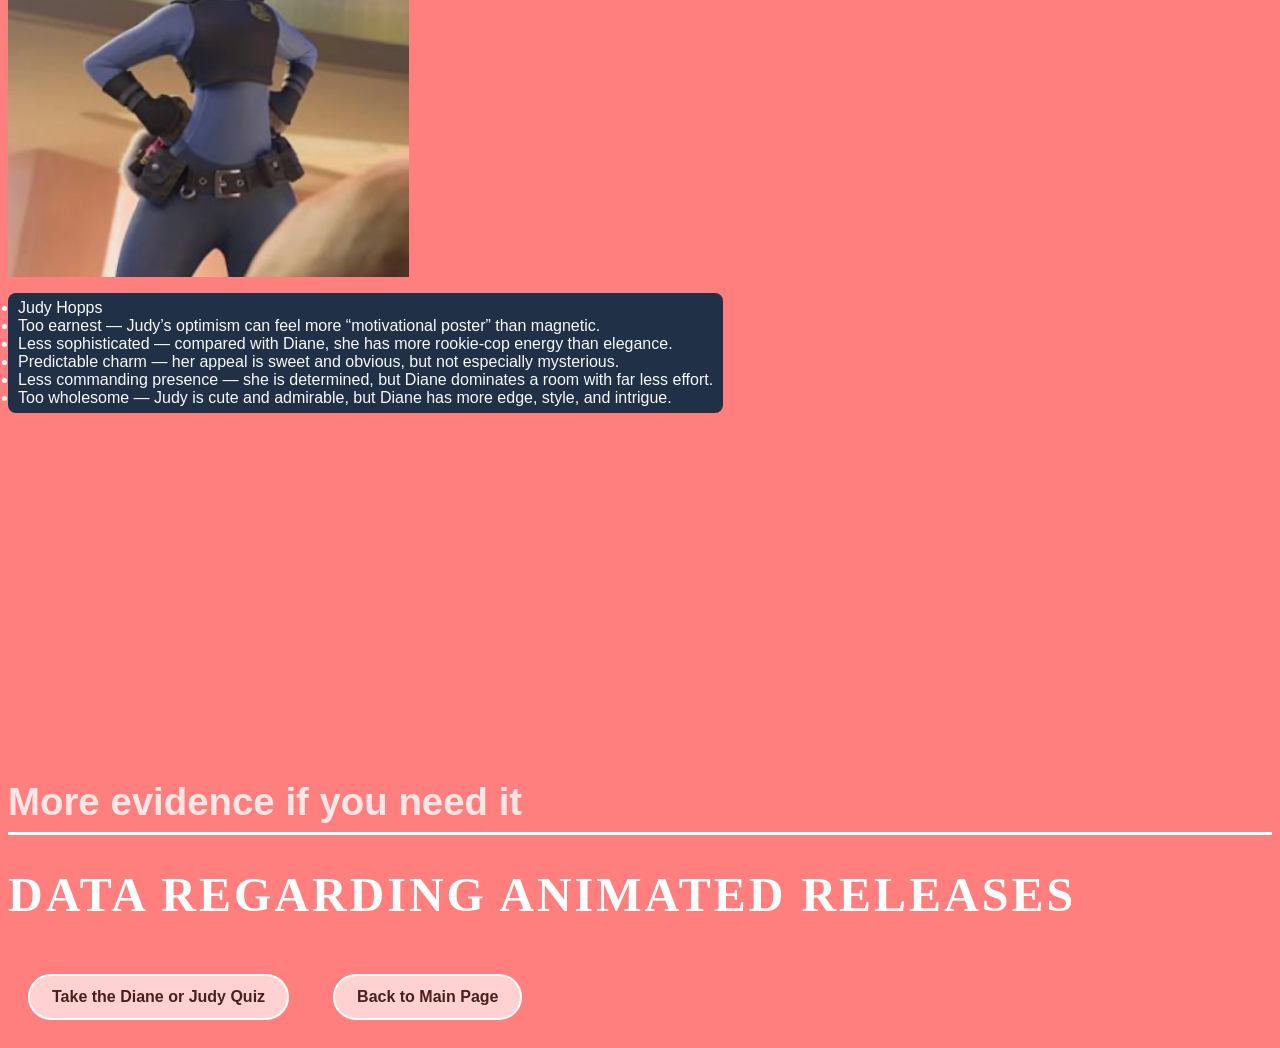
<file: fromScratchPage.html>
<!DOCTYPE html>
<html lang="en">

<link href="Scratch.css" rel="stylesheet">
<head>
    <meta charset="UTF-8">
    <meta name="viewport" content="width=device-width, initial-scale=1.0">
    <title>Document</title>
</head>
<body>



    <h1>Diane Foxington is the hottest animated animal in the business.</h1>
    <h2>I am not a furry, and I will not tolerate any baseless claims to the contrary.</h2>



    <h3> There is something almost unfair about comparing Diane Foxington to Judy Hopps, because the more you think about it, the more obvious the gap becomes. Judy is lovable, yes. She is determined, sincere, and easy to cheer for. But that is also exactly the problem: her appeal is so clean, so safe, so carefully built around being the perfect little underdog that it starts to feel almost too easy. Judy is the character you are supposed to admire. Diane Foxington is the character you cannot look away from. She walks into a scene with this effortless confidence, this polished mystery, this sense that she has lived an entire complicated life before the movie even started. And that is what makes her so much more captivating. Diane is not just charming because she is nice or hardworking; she is magnetic because she feels layered, stylish, dangerous, and human in a way Judy simply does not. Judy may be iconic, but Diane has presence. Judy inspires you. Diane pulls you in. And compared to that kind of elegance, mystery, and emotional complexity, Judy starts to feel overrated—not bad, not unlikable, but just much less fascinating than the character who quietly steals every scene she is in.
    </h3>

    <nav>
        <a href="#JudyList">Go to Judy List</a>
        <a href="#DianeList">Go to Diane List</a>
    </nav>


    <img class = "BigImg" src="assets/img/Fox.png" alt="Diane Foxington" class="img-fluid rounded-circle">
    <div>
        <ul id="DianeList" class = "DianeList">
            <li>Diane Foxington</li>
            <li>Confidence — she carries herself with calm, polished self-assurance.</li>
            <li>Intelligence — she is sharp, strategic, and often several steps ahead.</li>
            <li>Elegance — her fashion, posture, and composure give her a refined presence.</li>
            <li>Charisma — she knows how to command attention without trying too hard.</li>
            <li>Complexity — her mix of sophistication, mystery, and hidden rebelliousness makes her more interesting than a one-note “perfect” character.</li>
        </ul>
    </div>
    


    <div>
        <img class = "BigImg"src="assets/img/Hopps.png" alt="Judy Hopps" class="img-fluid rounded-circle">

        <ul id="JudyList" class = "JudyList">
            <li>Judy Hopps</li>
            <li>Too earnest — Judy’s optimism can feel more “motivational poster” than magnetic.</li>
            <li>Less sophisticated — compared with Diane, she has more rookie-cop energy than elegance.</li>
            <li>Predictable charm — her appeal is sweet and obvious, but not especially mysterious.</li>
            <li>Less commanding presence — she is determined, but Diane dominates a room with far less effort.</li>
            <li>Too wholesome — Judy is cute and admirable, but Diane has more edge, style, and intrigue.</li>
        </ul>
    </div>

    <div>
        <iframe
            width="560"
            height="315"
            src="https://www.youtube.com/embed/14duYlhf0rA"
            title="YouTube video player"
            frameborder="0"
            allow="accelerometer; autoplay; clipboard-write; encrypted-media; gyroscope; picture-in-picture; web-share"
            allowfullscreen>
        </iframe>
    </div>

    <h2>More evidence if you need it</h2>

   
    <h1>Data Regarding Animated Releases</h1>



    <div class='tableauPlaceholder' id='viz1781843544171' style='position: relative'><noscript><a href='#'><img alt='Animated Movies ' src='https:&#47;&#47;public.tableau.com&#47;static&#47;images&#47;30&#47;30YearsofAnimatedMovies&#47;AnimatedMovies&#47;1_rss.png' style='border: none' /></a></noscript><object class='tableauViz'  style='display:none;'><param name='host_url' value='https%3A%2F%2Fpublic.tableau.com%2F' /> <param name='embed_code_version' value='3' /> <param name='site_root' value='' /><param name='name' value='30YearsofAnimatedMovies&#47;AnimatedMovies' /><param name='tabs' value='no' /><param name='toolbar' value='yes' /><param name='static_image' value='https:&#47;&#47;public.tableau.com&#47;static&#47;images&#47;30&#47;30YearsofAnimatedMovies&#47;AnimatedMovies&#47;1.png' /> <param name='animate_transition' value='yes' /><param name='display_static_image' value='yes' /><param name='display_spinner' value='yes' /><param name='display_overlay' value='yes' /><param name='display_count' value='yes' /><param name='language' value='en-US' /></object></div>                <script type='text/javascript'>                    var divElement = document.getElementById('viz1781843544171');                    var vizElement = divElement.getElementsByTagName('object')[0];                    if ( divElement.offsetWidth > 800 ) { vizElement.style.width='1100px';vizElement.style.height='1827px';} else if ( divElement.offsetWidth > 500 ) { vizElement.style.width='1100px';vizElement.style.height='1827px';} else { vizElement.style.width='100%';vizElement.style.height='1277px';}                     var scriptElement = document.createElement('script');                    scriptElement.src = 'https://public.tableau.com/javascripts/api/viz_v1.js';                    vizElement.parentNode.insertBefore(scriptElement, vizElement);                </script>


    <a href="quiz.html" class="home-button">Take the Diane or Judy Quiz</a>
     <a href="index.html" class="home-button">Back to Main Page</a>

</body>
</html>
</file>
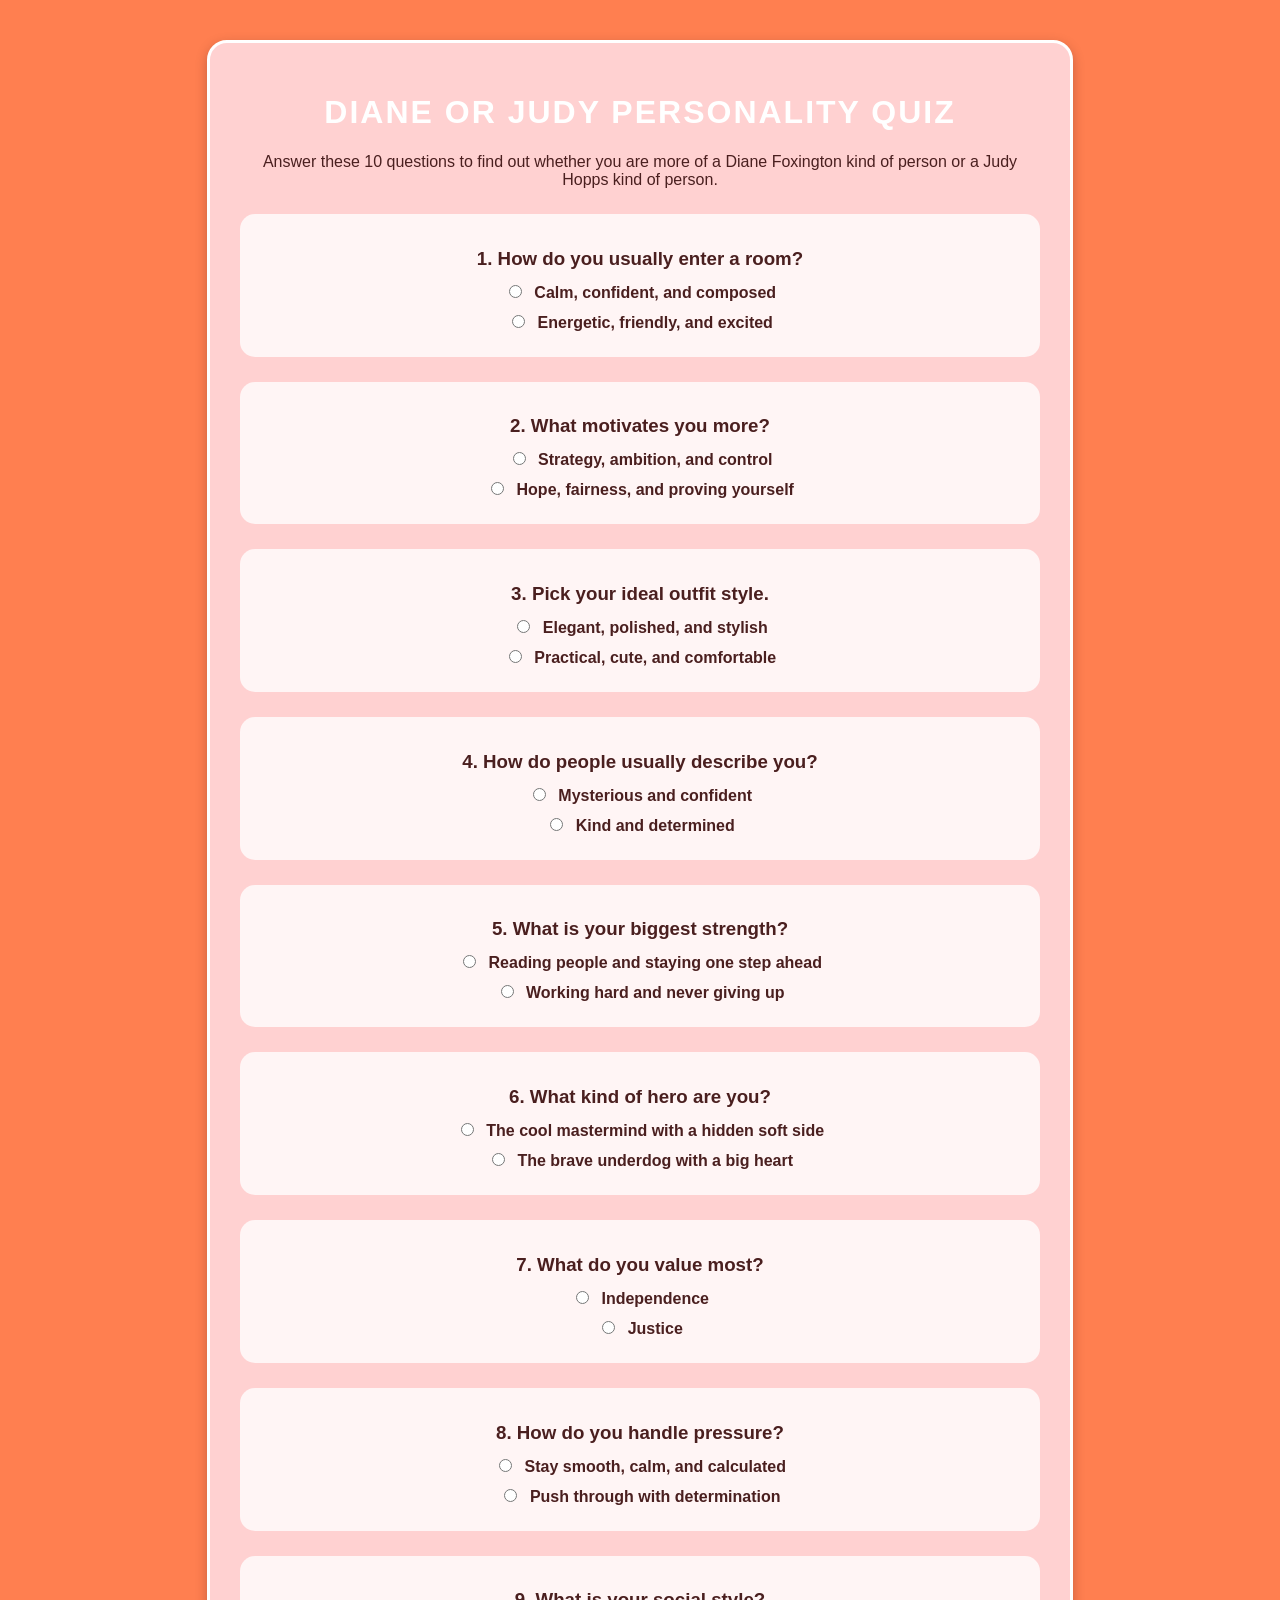
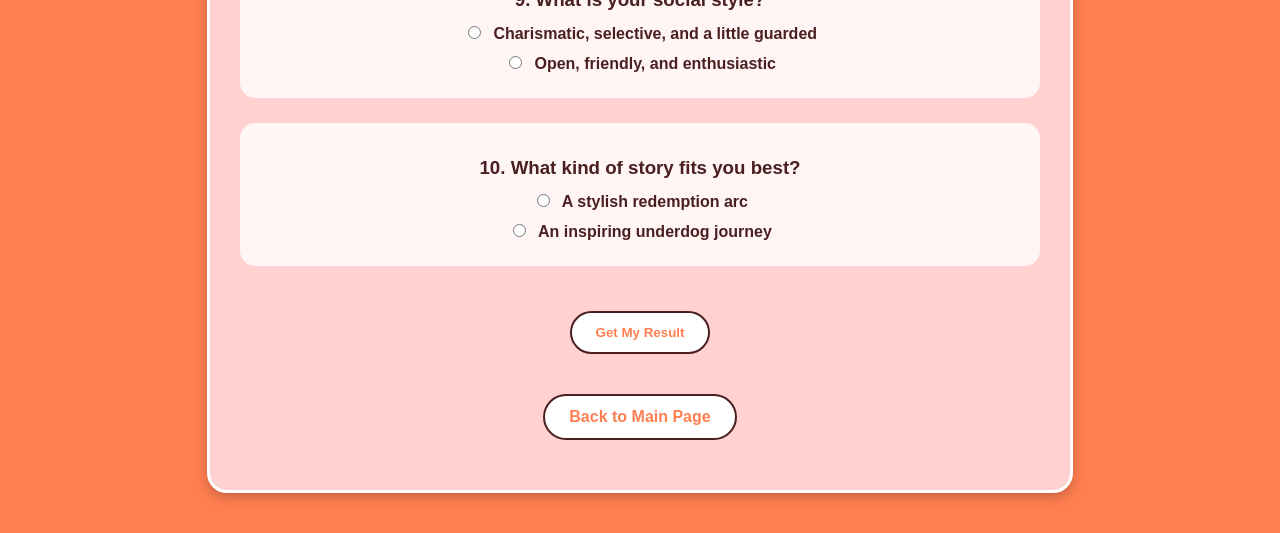
<file: quiz.html>
<!DOCTYPE html>
<html lang="en">
<head>
  <meta charset="UTF-8">
  <title>Diane or Judy Personality Quiz</title>

  <style>
    body {
      background-color: coral;
      font-family: Arial, sans-serif;
      text-align: center;
      color: #4a1f1f;
      margin: 0;
      padding: 0;
    }

    .quiz-container {
      max-width: 800px;
      margin: 40px auto;
      background-color: #ffd1d1;
      padding: 30px;
      border-radius: 20px;
      border: 3px solid white;
      box-shadow: 0 4px 12px rgba(74, 31, 31, 0.3);
    }

    h1 {
      color: white;
      text-transform: uppercase;
      letter-spacing: 2px;
    }

    .question {
      margin: 25px 0;
      padding: 15px;
      background-color: #fff5f5;
      border-radius: 15px;
    }

    .question h3 {
      margin-bottom: 12px;
    }

    label {
      display: block;
      margin: 10px;
      font-weight: bold;
      cursor: pointer;
    }

    input[type="radio"] {
      margin-right: 8px;
    }

    button,
    .home-button {
      display: inline-block;
      background-color: #ffffff;
      color: coral;
      text-decoration: none;
      font-family: Arial, sans-serif;
      font-weight: bold;
      padding: 12px 24px;
      margin: 20px;
      border-radius: 25px;
      border: 2px solid #4a1f1f;
      cursor: pointer;
      transition: 0.3s ease;
    }

    button:hover,
    .home-button:hover {
      background-color: #4a1f1f;
      color: #ffffff;
      transform: scale(1.05);
    }

    #result {
      display: none;
      margin-top: 30px;
      padding: 25px;
      background-color: white;
      border-radius: 18px;
      border: 3px solid #4a1f1f;
    }

    #result h2 {
      color: coral;
      font-size: 2rem;
    }
  </style>
</head>

<body>

  <div class="quiz-container">
    <h1>Diane or Judy Personality Quiz</h1>

    <p>
      Answer these 10 questions to find out whether you are more of a
      Diane Foxington kind of person or a Judy Hopps kind of person.
    </p>

    <form id="quizForm">

      <div class="question">
        <h3>1. How do you usually enter a room?</h3>
        <label><input type="radio" name="q1" value="diane"> Calm, confident, and composed</label>
        <label><input type="radio" name="q1" value="judy"> Energetic, friendly, and excited</label>
      </div>

      <div class="question">
        <h3>2. What motivates you more?</h3>
        <label><input type="radio" name="q2" value="diane"> Strategy, ambition, and control</label>
        <label><input type="radio" name="q2" value="judy"> Hope, fairness, and proving yourself</label>
      </div>

      <div class="question">
        <h3>3. Pick your ideal outfit style.</h3>
        <label><input type="radio" name="q3" value="diane"> Elegant, polished, and stylish</label>
        <label><input type="radio" name="q3" value="judy"> Practical, cute, and comfortable</label>
      </div>

      <div class="question">
        <h3>4. How do people usually describe you?</h3>
        <label><input type="radio" name="q4" value="diane"> Mysterious and confident</label>
        <label><input type="radio" name="q4" value="judy"> Kind and determined</label>
      </div>

      <div class="question">
        <h3>5. What is your biggest strength?</h3>
        <label><input type="radio" name="q5" value="diane"> Reading people and staying one step ahead</label>
        <label><input type="radio" name="q5" value="judy"> Working hard and never giving up</label>
      </div>

      <div class="question">
        <h3>6. What kind of hero are you?</h3>
        <label><input type="radio" name="q6" value="diane"> The cool mastermind with a hidden soft side</label>
        <label><input type="radio" name="q6" value="judy"> The brave underdog with a big heart</label>
      </div>

      <div class="question">
        <h3>7. What do you value most?</h3>
        <label><input type="radio" name="q7" value="diane"> Independence</label>
        <label><input type="radio" name="q7" value="judy"> Justice</label>
      </div>

      <div class="question">
        <h3>8. How do you handle pressure?</h3>
        <label><input type="radio" name="q8" value="diane"> Stay smooth, calm, and calculated</label>
        <label><input type="radio" name="q8" value="judy"> Push through with determination</label>
      </div>

      <div class="question">
        <h3>9. What is your social style?</h3>
        <label><input type="radio" name="q9" value="diane"> Charismatic, selective, and a little guarded</label>
        <label><input type="radio" name="q9" value="judy"> Open, friendly, and enthusiastic</label>
      </div>

      <div class="question">
        <h3>10. What kind of story fits you best?</h3>
        <label><input type="radio" name="q10" value="diane"> A stylish redemption arc</label>
        <label><input type="radio" name="q10" value="judy"> An inspiring underdog journey</label>
      </div>

      <button type="button" onclick="calculateResult()">Get My Result</button>

    </form>

    <div id="result">
      <h2 id="resultTitle"></h2>
      <p id="resultText"></p>
    </div>

    <a href="index.html" class="home-button">Back to Main Page</a>
  </div>

  <script>
    function calculateResult() {
      let dianeScore = 0;
      let judyScore = 0;

      for (let i = 1; i <= 10; i++) {
        let answer = document.querySelector('input[name="q' + i + '"]:checked');

        if (!answer) {
          alert("Please answer all 10 questions before getting your result.");
          return;
        }

        if (answer.value === "diane") {
          dianeScore++;
        } else if (answer.value === "judy") {
          judyScore++;
        }
      }

      let resultTitle = document.getElementById("resultTitle");
      let resultText = document.getElementById("resultText");
      let resultBox = document.getElementById("result");

      if (dianeScore > judyScore) {
        resultTitle.textContent = "You are a Diane Foxington kind of person.";
        resultText.textContent =
          "You are confident, stylish, strategic, and a little mysterious. You know how to stay calm under pressure and make a strong impression without trying too hard.";
      } else if (judyScore > dianeScore) {
        resultTitle.textContent = "You are a Judy Hopps kind of person.";
        resultText.textContent =
          "You are optimistic, hardworking, kind, and determined. You believe in doing the right thing and proving people wrong through effort and heart.";
      } else {
        resultTitle.textContent = "You are a mix of Diane and Judy.";
        resultText.textContent =
          "You have Diane’s confidence and mystery mixed with Judy’s optimism and determination. Basically, you are stylish, sincere, and hard to underestimate.";
      }

      resultBox.style.display = "block";
      resultBox.scrollIntoView({ behavior: "smooth" });
    }
  </script>

</body>
</html>
</file>
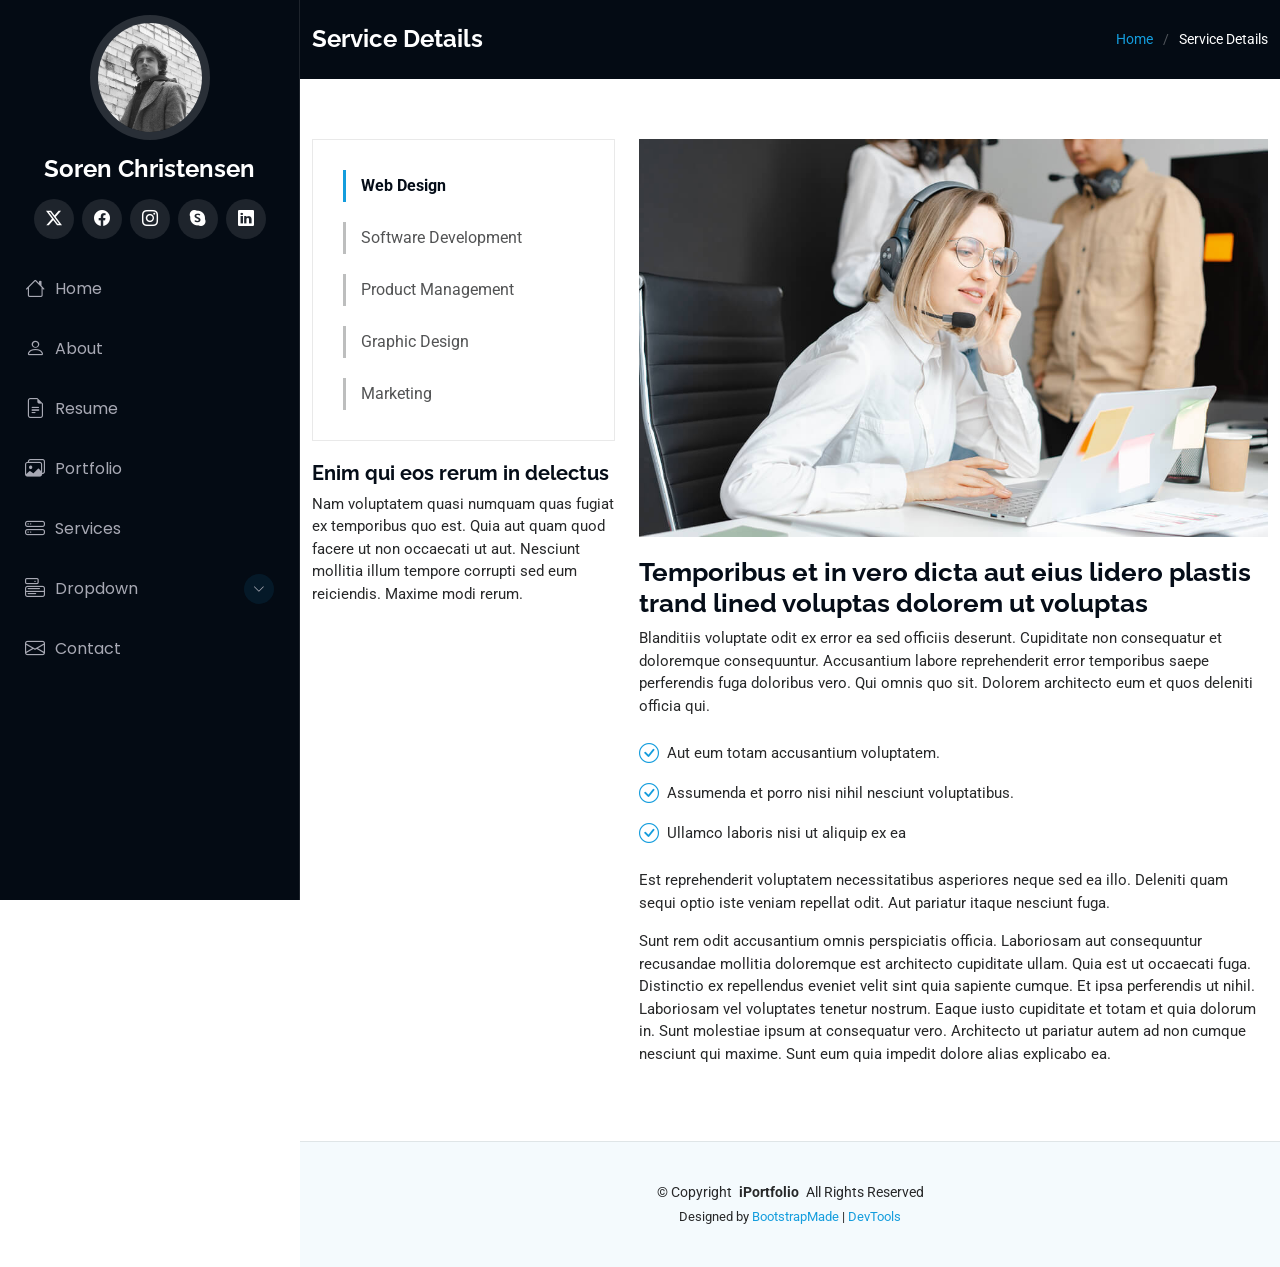
<file: service-details.html>
<!DOCTYPE html>
<html lang="en">

<head>
  <meta charset="utf-8">
  <meta content="width=device-width, initial-scale=1.0" name="viewport">
  <title>Service Details - iPortfolio Bootstrap Template</title>
  <meta content="" name="description">
  <meta content="" name="keywords">

  <!-- Favicons -->
  <link href="assets/img/Slogo.pdf" rel="icon">
  <link href="assets/img/apple-touch-icon.png" rel="apple-touch-icon">

  <!-- Fonts -->
  <link href="https://fonts.googleapis.com" rel="preconnect">
  <link href="https://fonts.gstatic.com" rel="preconnect" crossorigin>
  <link href="https://fonts.googleapis.com/css2?family=Roboto:ital,wght@0,100;0,300;0,400;0,500;0,700;0,900;1,100;1,300;1,400;1,500;1,700;1,900&family=Poppins:ital,wght@0,100;0,200;0,300;0,400;0,500;0,600;0,700;0,800;0,900;1,100;1,200;1,300;1,400;1,500;1,600;1,700;1,800;1,900&family=Raleway:ital,wght@0,100;0,200;0,300;0,400;0,500;0,600;0,700;0,800;0,900;1,100;1,200;1,300;1,400;1,500;1,600;1,700;1,800;1,900&display=swap" rel="stylesheet">

  <!-- Vendor CSS Files -->
  <link href="assets/vendor/bootstrap/css/bootstrap.min.css" rel="stylesheet">
  <link href="assets/vendor/bootstrap-icons/bootstrap-icons.css" rel="stylesheet">
  <link href="assets/vendor/aos/aos.css" rel="stylesheet">
  <link href="assets/vendor/glightbox/css/glightbox.min.css" rel="stylesheet">
  <link href="assets/vendor/swiper/swiper-bundle.min.css" rel="stylesheet">

  <!-- Main CSS File -->
  <link href="assets/css/main.css" rel="stylesheet">

  <!-- =======================================================
  * Template Name: iPortfolio
  * Template URL: https://bootstrapmade.com/iportfolio-bootstrap-portfolio-websites-template/
  * Updated: Jun 29 2024 with Bootstrap v5.3.3
  * Author: BootstrapMade.com
  * License: https://bootstrapmade.com/license/
  ======================================================== -->
</head>

<body class="service-details-page">

  <header id="header" class="header dark-background d-flex flex-column">
    <i class="header-toggle d-xl-none bi bi-list"></i>

    <div class="profile-img">
      <img src="assets/img/sorenpfpbw.jpg" alt="" class="img-fluid rounded-circle">
    </div>

    <a href="index.html" class="logo d-flex align-items-center justify-content-center">
      <!-- Uncomment the line below if you also wish to use an image logo -->
      <!-- <img src="assets/img/Slogo.pdf" alt=""> -->
      <h1 class="sitename">Soren Christensen</h1>
    </a>

    <div class="social-links text-center">
      <a href="#" class="twitter"><i class="bi bi-twitter-x"></i></a>
      <a href="#" class="facebook"><i class="bi bi-facebook"></i></a>
      <a href="#" class="instagram"><i class="bi bi-instagram"></i></a>
      <a href="#" class="google-plus"><i class="bi bi-skype"></i></a>
      <a href="#" class="linkedin"><i class="bi bi-linkedin"></i></a>
    </div>

    <nav id="navmenu" class="navmenu">
      <ul>
        <li><a href="#hero"><i class="bi bi-house navicon"></i>Home</a></li>
        <li><a href="#about"><i class="bi bi-person navicon"></i> About</a></li>
        <li><a href="#resume"><i class="bi bi-file-earmark-text navicon"></i> Resume</a></li>
        <li><a href="#portfolio"><i class="bi bi-images navicon"></i> Portfolio</a></li>
        <li><a href="#services"><i class="bi bi-hdd-stack navicon"></i> Services</a></li>
        <li class="dropdown"><a href="#"><i class="bi bi-menu-button navicon"></i> <span>Dropdown</span> <i class="bi bi-chevron-down toggle-dropdown"></i></a>
          <ul>
            <li><a href="#">Dropdown 1</a></li>
            <li class="dropdown"><a href="#"><span>Deep Dropdown</span> <i class="bi bi-chevron-down toggle-dropdown"></i></a>
              <ul>
                <li><a href="#">Deep Dropdown 1</a></li>
                <li><a href="#">Deep Dropdown 2</a></li>
                <li><a href="#">Deep Dropdown 3</a></li>
                <li><a href="#">Deep Dropdown 4</a></li>
                <li><a href="#">Deep Dropdown 5</a></li>
              </ul>
            </li>
            <li><a href="#">Dropdown 2</a></li>
            <li><a href="#">Dropdown 3</a></li>
            <li><a href="#">Dropdown 4</a></li>
          </ul>
        </li>
        <li><a href="#contact"><i class="bi bi-envelope navicon"></i> Contact</a></li>
      </ul>
    </nav>

  </header>

  <main class="main">

    <!-- Page Title -->
    <div class="page-title dark-background">
      <div class="container d-lg-flex justify-content-between align-items-center">
        <h1 class="mb-2 mb-lg-0">Service Details</h1>
        <nav class="breadcrumbs">
          <ol>
            <li><a href="index.html">Home</a></li>
            <li class="current">Service Details</li>
          </ol>
        </nav>
      </div>
    </div><!-- End Page Title -->

    <!-- Service Details Section -->
    <section id="service-details" class="service-details section">

      <div class="container">

        <div class="row gy-4">

          <div class="col-lg-4" data-aos="fade-up" data-aos-delay="100">
            <div class="services-list">
              <a href="#" class="active">Web Design</a>
              <a href="#">Software Development</a>
              <a href="#">Product Management</a>
              <a href="#">Graphic Design</a>
              <a href="#">Marketing</a>
            </div>

            <h4>Enim qui eos rerum in delectus</h4>
            <p>Nam voluptatem quasi numquam quas fugiat ex temporibus quo est. Quia aut quam quod facere ut non occaecati ut aut. Nesciunt mollitia illum tempore corrupti sed eum reiciendis. Maxime modi rerum.</p>
          </div>

          <div class="col-lg-8" data-aos="fade-up" data-aos-delay="200">
            <img src="assets/img/services.jpg" alt="" class="img-fluid services-img">
            <h3>Temporibus et in vero dicta aut eius lidero plastis trand lined voluptas dolorem ut voluptas</h3>
            <p>
              Blanditiis voluptate odit ex error ea sed officiis deserunt. Cupiditate non consequatur et doloremque consequuntur. Accusantium labore reprehenderit error temporibus saepe perferendis fuga doloribus vero. Qui omnis quo sit. Dolorem architecto eum et quos deleniti officia qui.
            </p>
            <ul>
              <li><i class="bi bi-check-circle"></i> <span>Aut eum totam accusantium voluptatem.</span></li>
              <li><i class="bi bi-check-circle"></i> <span>Assumenda et porro nisi nihil nesciunt voluptatibus.</span></li>
              <li><i class="bi bi-check-circle"></i> <span>Ullamco laboris nisi ut aliquip ex ea</span></li>
            </ul>
            <p>
              Est reprehenderit voluptatem necessitatibus asperiores neque sed ea illo. Deleniti quam sequi optio iste veniam repellat odit. Aut pariatur itaque nesciunt fuga.
            </p>
            <p>
              Sunt rem odit accusantium omnis perspiciatis officia. Laboriosam aut consequuntur recusandae mollitia doloremque est architecto cupiditate ullam. Quia est ut occaecati fuga. Distinctio ex repellendus eveniet velit sint quia sapiente cumque. Et ipsa perferendis ut nihil. Laboriosam vel voluptates tenetur nostrum. Eaque iusto cupiditate et totam et quia dolorum in. Sunt molestiae ipsum at consequatur vero. Architecto ut pariatur autem ad non cumque nesciunt qui maxime. Sunt eum quia impedit dolore alias explicabo ea.
            </p>
          </div>

        </div>

      </div>

    </section><!-- /Service Details Section -->

  </main>

  <footer id="footer" class="footer position-relative light-background">

    <div class="container">
      <div class="copyright text-center ">
        <p>© <span>Copyright</span> <strong class="px-1 sitename">iPortfolio</strong> <span>All Rights Reserved</span></p>
      </div>
      <div class="credits">
        <!-- All the links in the footer should remain intact. -->
        <!-- You can delete the links only if you've purchased the pro version. -->
        <!-- Licensing information: https://bootstrapmade.com/license/ -->
        <!-- Purchase the pro version with working PHP/AJAX contact form: [buy-url] -->
        Designed by <a href="https://bootstrapmade.com/">BootstrapMade</a> | <a href="https://bootstrapmade.com/tools/">DevTools</a>
      </div>
    </div>

  </footer>

  <!-- Scroll Top -->
  <a href="#" id="scroll-top" class="scroll-top d-flex align-items-center justify-content-center"><i class="bi bi-arrow-up-short"></i></a>

  <!-- Preloader -->
  <div id="preloader"></div>

  <!-- Vendor JS Files -->
  <script src="assets/vendor/bootstrap/js/bootstrap.bundle.min.js"></script>
  <script src="assets/vendor/php-email-form/validate.js"></script>
  <script src="assets/vendor/aos/aos.js"></script>
  <script src="assets/vendor/typed.js/typed.umd.js"></script>
  <script src="assets/vendor/purecounter/purecounter_vanilla.js"></script>
  <script src="assets/vendor/waypoints/noframework.waypoints.js"></script>
  <script src="assets/vendor/glightbox/js/glightbox.min.js"></script>
  <script src="assets/vendor/imagesloaded/imagesloaded.pkgd.min.js"></script>
  <script src="assets/vendor/isotope-layout/isotope.pkgd.min.js"></script>
  <script src="assets/vendor/swiper/swiper-bundle.min.js"></script>

  <!-- Main JS File -->
  <script src="assets/js/main.js"></script>

</body>

</html>
</file>
<file: Scratch.css>
.BigImg {
  height: 600px;
  display: block;
  background: none;
  border-radius: 0;
}

body {
  background-color: #ff7f7f;
}


h1 {
  font-size: 3rem;
  font-family: Georgia, serif;
  font-weight: bold;
  color: #ffffff;
  text-transform: uppercase;
  letter-spacing: 3px;
}

h2 {
  font-size: 2.4rem;
  font-family: Arial, sans-serif;
  font-weight: 700;
  color: #ffe6e6;
  border-bottom: 3px solid #ffffff;
  padding-bottom: 8px;
}

h3 {
  font-size: 0.9rem;
  font-family: "Trebuchet MS", sans-serif;
  font-weight: 600;
  color: #fff5f5;
  font-style: italic;
}

.DianeList {
  font-size: 1rem;
  font-family: Verdana, sans-serif;
  font-weight: 500;
  color: #ffffff;
  background-color: hsl(215, 40%, 20%);
  padding: 6px 10px;
  border-radius: 8px;
  display: inline-block;
}

.JudyList {
  font-size: 1rem;
  font-family: Verdana, sans-serif;
  font-weight: 500;
  color: #f9f9f9;
  background-color:  hsl(215, 40%, 20%);
  padding: 6px 10px;
  border-radius: 8px;
  display: inline-block;
}

nav {
  text-align: center;
  margin: 25px 0;
}

nav a {
  display: inline-block;
  background-color: #ffd1d1;
  color: #4a1f1f;
  text-decoration: none;
  font-family: Arial, sans-serif;
  font-weight: bold;
  padding: 10px 18px;
  margin: 8px;
  border-radius: 25px;
  border: 2px solid #ffffff;
  transition: 0.3s ease;
}

nav a:hover {
  background-color: #ffffff;
  color: coral;
  transform: scale(1.05);
}

nav a:active {
  background-color: #ff9a9a;
  color: #ffffff;
}

.home-button {
  display: inline-block;
  background-color: #ffd1d1;
  color: #4a1f1f;
  text-decoration: none;
  font-family: Arial, sans-serif;
  font-weight: bold;
  padding: 12px 22px;
  margin: 20px;
  border-radius: 25px;
  border: 2px solid #ffffff;
  transition: 0.3s ease;
}

.home-button:hover {
  background-color: #ffffff;
  color: coral;
  transform: scale(1.05);
}

.home-button:active {
  background-color: #ff9a9a;
  color: #ffffff;
}
</file>
<file: assets/css/main.css>
/**
* Template Name: iPortfolio
* Template URL: https://bootstrapmade.com/iportfolio-bootstrap-portfolio-websites-template/
* Updated: Jun 29 2024 with Bootstrap v5.3.3
* Author: BootstrapMade.com
* License: https://bootstrapmade.com/license/
*/

/*--------------------------------------------------------------
# Font & Color Variables
# Help: https://bootstrapmade.com/color-system/
--------------------------------------------------------------*/
/* Fonts */
:root {
  --default-font: "Roboto",  system-ui, -apple-system, "Segoe UI", Roboto, "Helvetica Neue", Arial, "Noto Sans", "Liberation Sans", sans-serif, "Apple Color Emoji", "Segoe UI Emoji", "Segoe UI Symbol", "Noto Color Emoji";
  --heading-font: "Raleway",  sans-serif;
  --nav-font: "Poppins",  sans-serif;
}

/* Global Colors - The following color variables are used throughout the website. Updating them here will change the color scheme of the entire website */
:root { 
  --background-color: #ffffff; /* Background color for the entire website, including individual sections */
  --default-color: #272829; /* Default color used for the majority of the text content across the entire website */
  --heading-color: #050d18; /* Color for headings, subheadings and title throughout the website */
  --accent-color: #149ddd; /* Accent color that represents your brand on the website. It's used for buttons, links, and other elements that need to stand out */
  --surface-color: #ffffff; /* The surface color is used as a background of boxed elements within sections, such as cards, icon boxes, or other elements that require a visual separation from the global background. */
  --contrast-color: #ffffff; /* Contrast color for text, ensuring readability against backgrounds of accent, heading, or default colors. */
}

/* Nav Menu Colors - The following color variables are used specifically for the navigation menu. They are separate from the global colors to allow for more customization options */
:root {
  --nav-color: #a8a9b4;  /* The default color of the main navmenu links */
  --nav-hover-color: #ffffff; /* Applied to main navmenu links when they are hovered over or active */
  --nav-mobile-background-color: #040b14; /* Used as the background color for mobile navigation menu */
  --nav-dropdown-background-color: #040b14; /* Used as the background color for dropdown items that appear when hovering over primary navigation items */
  --nav-dropdown-color: #a8a9b4; /* Used for navigation links of the dropdown items in the navigation menu. */
  --nav-dropdown-hover-color: #ffffff; /* Similar to --nav-hover-color, this color is applied to dropdown navigation links when they are hovered over. */
}

/* Color Presets - These classes override global colors when applied to any section or element, providing reuse of the sam color scheme. */

.light-background {
  --background-color: #f4fafd;
  --surface-color: #ffffff;
}

.dark-background {
  --background-color: #040b14;
  --default-color: #ffffff;
  --heading-color: #ffffff;
  --surface-color: #151f2b;
  --contrast-color: #ffffff;
}

/* Smooth scroll */
:root {
  scroll-behavior: smooth;
}

/*--------------------------------------------------------------
# General Styling & Shared Classes
--------------------------------------------------------------*/
body {
  color: var(--default-color);
  background-color: var(--background-color);
  font-family: var(--default-font);
}

a {
  color: var(--accent-color);
  text-decoration: none;
  transition: 0.3s;
}

a:hover {
  color: color-mix(in srgb, var(--accent-color), transparent 25%);
  text-decoration: none;
}

h1,
h2,
h3,
h4,
h5,
h6 {
  color: var(--heading-color);
  font-family: var(--heading-font);
}

/* PHP Email Form Messages
------------------------------*/
.php-email-form .error-message {
  display: none;
  background: #df1529;
  color: #ffffff;
  text-align: left;
  padding: 15px;
  margin-bottom: 24px;
  font-weight: 600;
}

.php-email-form .sent-message {
  display: none;
  color: #ffffff;
  background: #059652;
  text-align: center;
  padding: 15px;
  margin-bottom: 24px;
  font-weight: 600;
}

.php-email-form .loading {
  display: none;
  background: var(--surface-color);
  text-align: center;
  padding: 15px;
  margin-bottom: 24px;
}

.php-email-form .loading:before {
  content: "";
  display: inline-block;
  border-radius: 50%;
  width: 24px;
  height: 24px;
  margin: 0 10px -6px 0;
  border: 3px solid var(--accent-color);
  border-top-color: var(--surface-color);
  animation: php-email-form-loading 1s linear infinite;
}

@keyframes php-email-form-loading {
  0% {
    transform: rotate(0deg);
  }

  100% {
    transform: rotate(360deg);
  }
}

/*--------------------------------------------------------------
# Global Header
--------------------------------------------------------------*/
.header {
  color: var(--default-color);
  background-color: var(--background-color);
  position: fixed;
  top: 0;
  left: 0;
  bottom: 0;
  padding: 0 15px;
  width: 300px;
  transition: all ease-in-out 0.3s;
  overflow-y: auto;
  z-index: 997;
  border-right: 1px solid color-mix(in srgb, var(--default-color), transparent 90%);
}

.header .profile-img img {
  margin: 15px auto;
  display: block;
  width: 120px;
  border: 8px solid color-mix(in srgb, var(--default-color), transparent 85%);
}

.header .logo {
  line-height: 1;
  margin-bottom: 15px;
}

.header .logo img {
  max-height: 32px;
  margin-right: 8px;
}

.header .logo h1 {
  font-size: 24px;
  margin: 0;
  font-weight: 700;
  color: var(--heading-color);
}

.header .social-links {
  margin: 0 0 20px 0;
}

.header .social-links a {
  font-size: 16px;
  display: inline-flex;
  align-items: center;
  justify-content: center;
  background: color-mix(in srgb, var(--default-color), transparent 90%);
  color: var(--default-color);
  margin: 0 2px;
  border-radius: 50%;
  text-align: center;
  width: 40px;
  height: 40px;
  transition: 0.3s;
}

.header .social-links a:hover {
  color: var(--contrast-color);
  background: var(--accent-color);
}

@media (min-width: 1200px) {

  .header~main,
  .header~#footer {
    margin-left: 300px;
  }
}

@media (max-width: 1199px) {
  .header {
    left: -100%;
  }
}

.header.header-show {
  left: 0;
}

.header .header-toggle {
  color: var(--contrast-color);
  background-color: var(--accent-color);
  font-size: 22px;
  display: flex;
  align-items: center;
  justify-content: center;
  width: 40px;
  height: 40px;
  border-radius: 50%;
  cursor: pointer;
  position: fixed;
  top: 15px;
  right: 15px;
  z-index: 9999;
  transition: background-color 0.3s;
}

.header .header-toggle:hover {
  color: var(--contrast-color);
  background-color: color-mix(in srgb, var(--accent-color) 90%, white 15%);
}

/*--------------------------------------------------------------
# Navigation Menu
--------------------------------------------------------------*/
.mobile-nav-toggle {
  display: none;
}

.navmenu {
  padding: 0;
  z-index: 9997;
}

.navmenu ul {
  list-style: none;
  padding: 0 0 20px 0;
  margin: 0;
}

.navmenu a,
.navmenu a:focus {
  color: var(--nav-color);
  padding: 15px 10px;
  font-family: var(--nav-font);
  font-size: 16px;
  font-weight: 400;
  display: flex;
  align-items: center;
  white-space: nowrap;
  transition: 0.3s;
  width: 100%;
}

.navmenu a .navicon,
.navmenu a:focus .navicon {
  font-size: 20px;
  margin-right: 10px;
}

.navmenu a .toggle-dropdown,
.navmenu a:focus .toggle-dropdown {
  font-size: 12px;
  line-height: 0;
  margin-left: auto;
  width: 30px;
  height: 30px;
  display: flex;
  align-items: center;
  justify-content: center;
  border-radius: 50%;
  transition: 0.3s;
  flex-shrink: 0;
  background-color: color-mix(in srgb, var(--accent-color), transparent 90%);
}

.navmenu a .toggle-dropdown:hover,
.navmenu a:focus .toggle-dropdown:hover {
  background-color: var(--accent-color);
  color: var(--contrast-color);
}

.navmenu a:hover,
.navmenu .active,
.navmenu .active:focus {
  color: var(--nav-hover-color);
}

.navmenu a:hover .navicon,
.navmenu .active .navicon,
.navmenu .active:focus .navicon {
  color: var(--accent-color);
}

.navmenu .active .toggle-dropdown,
.navmenu .active:focus .toggle-dropdown {
  background-color: var(--accent-color);
  color: var(--contrast-color);
  transform: rotate(180deg);
}

.navmenu .dropdown {
  display: block;
}

.navmenu .dropdown a,
.navmenu .dropdown a:focus {
  color: --nav-dropdown-color;
}

.navmenu .dropdown a:hover,
.navmenu .dropdown .active,
.navmenu .dropdown .active:focus {
  color: var(--nav-dropdown-hover-color);
}

.navmenu .dropdown ul {
  position: static;
  display: none;
  z-index: 99;
  padding: 5px 10px;
  margin: 5px 10px;
  background-color: var(--nav-dropdown-background-color);
  border: 1px solid color-mix(in srgb, var(--default-color), transparent 90%);
  box-shadow: none;
  transition: all 0.5s ease-in-out;
}

.navmenu .dropdown ul ul {
  background-color: rgba(33, 37, 41, 0.1);
}

.navmenu .dropdown>.dropdown-active {
  display: block;
  background-color: rgba(33, 37, 41, 0.03);
}

/*--------------------------------------------------------------
# Global Footer
--------------------------------------------------------------*/
.footer {
  color: var(--default-color);
  background-color: var(--background-color);
  font-size: 14px;
  padding: 40px 0;
  position: relative;
  border-top: 1px solid color-mix(in srgb, var(--default-color), transparent 90%);
}

.footer .copyright p {
  margin-bottom: 0;
}

.footer .credits {
  margin-top: 4px;
  font-size: 13px;
  text-align: center;
}

/*--------------------------------------------------------------
# Preloader
--------------------------------------------------------------*/
#preloader {
  position: fixed;
  inset: 0;
  z-index: 999999;
  overflow: hidden;
  background: var(--background-color);
  transition: all 0.6s ease-out;
}

#preloader:before {
  content: "";
  position: fixed;
  top: calc(50% - 30px);
  left: calc(50% - 30px);
  border: 6px solid #ffffff;
  border-color: var(--accent-color) transparent var(--accent-color) transparent;
  border-radius: 50%;
  width: 60px;
  height: 60px;
  animation: animate-preloader 1.5s linear infinite;
}

@keyframes animate-preloader {
  0% {
    transform: rotate(0deg);
  }

  100% {
    transform: rotate(360deg);
  }
}

/*--------------------------------------------------------------
# Scroll Top Button
--------------------------------------------------------------*/
.scroll-top {
  position: fixed;
  visibility: hidden;
  opacity: 0;
  right: 15px;
  bottom: -15px;
  z-index: 99999;
  background-color: var(--accent-color);
  width: 44px;
  height: 44px;
  border-radius: 50px;
  transition: all 0.4s;
}

.scroll-top i {
  font-size: 24px;
  color: var(--contrast-color);
  line-height: 0;
}

.scroll-top:hover {
  background-color: color-mix(in srgb, var(--accent-color), transparent 20%);
  color: var(--contrast-color);
}

.scroll-top.active {
  visibility: visible;
  opacity: 1;
  bottom: 15px;
}

/*--------------------------------------------------------------
# Disable aos animation delay on mobile devices
--------------------------------------------------------------*/
@media screen and (max-width: 768px) {
  [data-aos-delay] {
    transition-delay: 0 !important;
  }
}

/*--------------------------------------------------------------
# Global Page Titles & Breadcrumbs
--------------------------------------------------------------*/
.page-title {
  color: var(--default-color);
  background-color: var(--background-color);
  padding: 25px 0;
  position: relative;
}

.page-title h1 {
  font-size: 24px;
  font-weight: 700;
}

.page-title .breadcrumbs ol {
  display: flex;
  flex-wrap: wrap;
  list-style: none;
  padding: 0;
  margin: 0;
  font-size: 14px;
  font-weight: 400;
}

.page-title .breadcrumbs ol li+li {
  padding-left: 10px;
}

.page-title .breadcrumbs ol li+li::before {
  content: "/";
  display: inline-block;
  padding-right: 10px;
  color: color-mix(in srgb, var(--default-color), transparent 70%);
}

/*--------------------------------------------------------------
# Global Sections
--------------------------------------------------------------*/
section,
.section {
  color: var(--default-color);
  background-color: var(--background-color);
  padding: 60px 0;
  overflow: clip;
}

/*--------------------------------------------------------------
# Global Section Titles
--------------------------------------------------------------*/
.section-title {
  padding-bottom: 60px;
  position: relative;
}

.section-title h2 {
  font-size: 32px;
  font-weight: 700;
  margin-bottom: 20px;
  padding-bottom: 20px;
  position: relative;
}

.section-title h2:after {
  content: "";
  position: absolute;
  display: block;
  width: 50px;
  height: 3px;
  background: var(--accent-color);
  left: 0;
  bottom: 0;
}

.section-title p {
  margin-bottom: 0;
}

/*--------------------------------------------------------------
# Hero Section
--------------------------------------------------------------*/
.hero {
  width: 100%;
  min-height: 100vh;
  position: relative;
  padding: 80px 0;
  display: flex;
  align-items: center;
  justify-content: center;
}

.hero img {
  position: absolute;
  inset: 0;
  display: block;
  width: 100%;
  height: 100%;
  object-fit: cover;
  z-index: 1;
}

.hero:before {
  content: "";
  background: color-mix(in srgb, var(--background-color), transparent 70%);
  position: absolute;
  inset: 0;
  z-index: 2;
}

.hero .container {
  position: relative;
  z-index: 3;
}

.hero h2 {
  margin: 0;
  font-size: 64px;
  font-weight: 700;
}

.hero p {
  margin: 5px 0 0 0;
  font-size: 26px;
}

.hero p span {
  letter-spacing: 1px;
  border-bottom: 2px solid var(--accent-color);
}

.hero .social-links {
  margin-top: 25px;
}

.hero .social-links a {
  font-size: 24px;
  display: inline-block;
  color: color-mix(in srgb, var(--default-color), transparent 50%);
  line-height: 1;
  margin-right: 20px;
  transition: 0.3s;
}

.hero .social-links a:hover {
  color: var(--accent-color);
}

@media (max-width: 768px) {
  .hero h2 {
    font-size: 32px;
  }

  .hero p {
    font-size: 20px;
  }
}

/*--------------------------------------------------------------
# About Section
--------------------------------------------------------------*/
.about .content h2 {
  font-weight: 700;
  font-size: 24px;
}

.about .content ul {
  list-style: none;
  padding: 0;
}

.about .content ul li {
  margin-bottom: 20px;
  display: flex;
  align-items: center;
}

.about .content ul strong {
  margin-right: 10px;
}

.about .content ul i {
  font-size: 16px;
  margin-right: 5px;
  color: var(--accent-color);
  line-height: 0;
}

/*--------------------------------------------------------------
# Stats Section
--------------------------------------------------------------*/
.stats .stats-item {
  padding: 30px;
  width: 100%;
}

.stats .stats-item i {
  color: var(--accent-color);
  display: block;
  font-size: 44px;
  float: left;
  line-height: 0;
}

.stats .stats-item .purecounter {
  color: var(--heading-color);
  font-size: 48px;
  line-height: 40px;
  display: block;
  font-weight: 700;
  margin-left: 60px;
}

.stats .stats-item p {
  color: color-mix(in srgb, var(--default-color), transparent 40%);
  padding: 15px 0 0 0;
  margin: 0 0 0 60px;
  font-family: var(--heading-font);
  font-size: 14px;
}

/*--------------------------------------------------------------
# Skills Section
--------------------------------------------------------------*/
.skills .progress {
  height: 60px;
  display: block;
  background: none;
  border-radius: 0;
}

.skills .progress .skill {
  color: var(--heading-color);
  padding: 0;
  margin: 0 0 6px 0;
  text-transform: uppercase;
  display: block;
  font-weight: 600;
  font-family: var(--heading-font);
}

.skills .progress .skill .val {
  float: right;
  font-style: normal;
}

.skills .progress-bar-wrap {
  background: color-mix(in srgb, var(--default-color), transparent 90%);
  height: 10px;
}

.skills .progress-bar {
  width: 1px;
  height: 10px;
  transition: 0.9s;
  background-color: var(--accent-color);
}

/*--------------------------------------------------------------
# Resume Section
--------------------------------------------------------------*/
.resume .resume-title {
  color: var(--heading-color);
  font-size: 26px;
  font-weight: 700;
  margin-top: 20px;
  margin-bottom: 20px;
}

.resume .resume-item {
  padding: 0 0 20px 20px;
  margin-top: -2px;
  border-left: 2px solid var(--accent-color);
  position: relative;
}

.resume .resume-item h4 {
  line-height: 18px;
  font-size: 18px;
  font-weight: 600;
  text-transform: uppercase;
  color: color-mix(in srgb, var(--default-color), transparent 20%);
  margin-bottom: 10px;
}

.resume .resume-item h5 {
  font-size: 16px;
  padding: 5px 15px;
  display: inline-block;
  font-weight: 600;
  margin-bottom: 10px;
}

.resume .resume-item ul {
  padding-left: 20px;
}

.resume .resume-item ul li {
  padding-bottom: 10px;
}

.resume .resume-item:last-child {
  padding-bottom: 0;
}

.resume .resume-item::before {
  content: "";
  position: absolute;
  width: 16px;
  height: 16px;
  border-radius: 50px;
  left: -9px;
  top: 0;
  background: var(--background-color);
  border: 2px solid var(--accent-color);
}

/*--------------------------------------------------------------
# Portfolio Section
--------------------------------------------------------------*/
.portfolio .portfolio-filters {
  padding: 0;
  margin: 0 auto 20px auto;
  list-style: none;
  text-align: center;
}

.portfolio .portfolio-filters li {
  cursor: pointer;
  display: inline-block;
  padding: 0;
  font-size: 14px;
  font-weight: 400;
  margin: 0 10px;
  line-height: 1;
  text-transform: uppercase;
  margin-bottom: 10px;
  transition: all 0.3s ease-in-out;
}

.portfolio .portfolio-filters li:hover,
.portfolio .portfolio-filters li.filter-active {
  color: var(--accent-color);
}

.portfolio .portfolio-filters li:first-child {
  margin-left: 0;
}

.portfolio .portfolio-filters li:last-child {
  margin-right: 0;
}

@media (max-width: 575px) {
  .portfolio .portfolio-filters li {
    font-size: 14px;
    margin: 0 5px;
  }
}

.portfolio .portfolio-content {
  position: relative;
  overflow: hidden;
}

.portfolio .portfolio-content img {
  transition: 0.3s;
}

.portfolio .portfolio-content .portfolio-info {
  opacity: 0;
  position: absolute;
  inset: 0;
  z-index: 3;
  transition: all ease-in-out 0.3s;
  background: rgba(0, 0, 0, 0.6);
  padding: 15px;
}

.portfolio .portfolio-content .portfolio-info h4 {
  font-size: 14px;
  padding: 5px 10px;
  font-weight: 400;
  color: #ffffff;
  display: inline-block;
  background-color: var(--accent-color);
}

.portfolio .portfolio-content .portfolio-info p {
  position: absolute;
  bottom: 10px;
  text-align: center;
  display: inline-block;
  left: 0;
  right: 0;
  font-size: 16px;
  font-weight: 600;
  color: rgba(255, 255, 255, 0.8);
}

.portfolio .portfolio-content .portfolio-info .preview-link,
.portfolio .portfolio-content .portfolio-info .details-link {
  position: absolute;
  left: calc(50% - 40px);
  font-size: 26px;
  top: calc(50% - 14px);
  color: #fff;
  transition: 0.3s;
  line-height: 1.2;
}

.portfolio .portfolio-content .portfolio-info .preview-link:hover,
.portfolio .portfolio-content .portfolio-info .details-link:hover {
  color: var(--accent-color);
}

.portfolio .portfolio-content .portfolio-info .details-link {
  left: 50%;
  font-size: 34px;
  line-height: 0;
}

.portfolio .portfolio-content:hover .portfolio-info {
  opacity: 1;
}

.portfolio .portfolio-content:hover img {
  transform: scale(1.1);
}

/*--------------------------------------------------------------
# Services Section
--------------------------------------------------------------*/
.services .service-item {
  position: relative;
}

.services .service-item .icon {
  background: var(--accent-color);
  display: flex;
  align-items: center;
  justify-content: center;
  width: 54px;
  height: 54px;
  border-radius: 50%;
  transition: 0.5s;
  border: 1px solid var(--accent-color);
  margin-right: 20px;
}

.services .service-item .icon i {
  color: var(--contrast-color);
  font-size: 24px;
  line-height: 0;
}

.services .service-item:hover .icon {
  background: var(--surface-color);
}

.services .service-item:hover .icon i {
  color: var(--accent-color);
}

.services .service-item .title {
  font-weight: 700;
  margin-bottom: 15px;
  font-size: 18px;
}

.services .service-item .title a {
  color: var(--heading-color);
}

.services .service-item .title a:hover {
  color: var(--accent-color);
}

.services .service-item .description {
  line-height: 24px;
  font-size: 14px;
}

/*--------------------------------------------------------------
# Testimonials Section
--------------------------------------------------------------*/
.testimonials .testimonials-carousel,
.testimonials .testimonials-slider {
  overflow: hidden;
}

.testimonials .testimonial-item {
  box-sizing: content-box;
  text-align: center;
  min-height: 320px;
}

.testimonials .testimonial-item .testimonial-img {
  width: 90px;
  border-radius: 50%;
  margin: 0 auto;
}

.testimonials .testimonial-item h3 {
  font-size: 18px;
  font-weight: bold;
  margin: 10px 0 5px 0;
}

.testimonials .testimonial-item h4 {
  font-size: 14px;
  color: color-mix(in srgb, var(--default-color), transparent 20%);
  margin: 0;
}

.testimonials .testimonial-item .quote-icon-left,
.testimonials .testimonial-item .quote-icon-right {
  color: color-mix(in srgb, var(--accent-color), transparent 40%);
  font-size: 26px;
  line-height: 0;
}

.testimonials .testimonial-item .quote-icon-left {
  display: inline-block;
  left: -5px;
  position: relative;
}

.testimonials .testimonial-item .quote-icon-right {
  display: inline-block;
  right: -5px;
  position: relative;
  top: 10px;
  transform: scale(-1, -1);
}

.testimonials .testimonial-item p {
  font-style: italic;
  margin: 0 15px 15px 15px;
  padding: 20px;
  background-color: var(--surface-color);
  position: relative;
  margin-bottom: 35px;
  border-radius: 6px;
  box-shadow: 0px 2px 15px rgba(0, 0, 0, 0.1);
}

.testimonials .testimonial-item p::after {
  content: "";
  width: 0;
  height: 0;
  border-top: 20px solid var(--surface-color);
  border-right: 20px solid transparent;
  border-left: 20px solid transparent;
  position: absolute;
  bottom: -20px;
  left: calc(50% - 20px);
}

.testimonials .swiper-wrapper {
  height: auto;
}

.testimonials .swiper-pagination {
  margin-top: 40px;
  position: relative;
}

.testimonials .swiper-pagination .swiper-pagination-bullet {
  width: 12px;
  height: 12px;
  background-color: var(--background-color);
  opacity: 1;
  border: 1px solid var(--accent-color);
}

.testimonials .swiper-pagination .swiper-pagination-bullet-active {
  background-color: var(--accent-color);
}

/*--------------------------------------------------------------
# Contact Section
--------------------------------------------------------------*/
.contact .info-wrap {
  background-color: var(--surface-color);
  box-shadow: 0px 0px 20px rgba(0, 0, 0, 0.1);
  padding: 30px;
}

@media (max-width: 575px) {
  .contact .info-wrap {
    padding: 20px;
  }
}

.contact .info-item {
  margin-bottom: 40px;
}

.contact .info-item i {
  font-size: 20px;
  color: var(--accent-color);
  background: color-mix(in srgb, var(--accent-color), transparent 92%);
  width: 44px;
  height: 44px;
  display: flex;
  justify-content: center;
  align-items: center;
  border-radius: 50px;
  transition: all 0.3s ease-in-out;
  margin-right: 15px;
}

.contact .info-item h3 {
  padding: 0;
  font-size: 18px;
  font-weight: 700;
  margin-bottom: 5px;
}

.contact .info-item p {
  padding: 0;
  margin-bottom: 0;
  font-size: 14px;
}

.contact .info-item:hover i {
  background: var(--accent-color);
  color: var(--contrast-color);
}

.contact .php-email-form {
  background-color: var(--surface-color);
  height: 100%;
  padding: 30px;
  box-shadow: 0px 0px 20px rgba(0, 0, 0, 0.1);
}

@media (max-width: 575px) {
  .contact .php-email-form {
    padding: 20px;
  }
}

.contact .php-email-form input[type=text],
.contact .php-email-form input[type=email],
.contact .php-email-form textarea {
  font-size: 14px;
  padding: 10px 15px;
  box-shadow: none;
  border-radius: 0;
  color: var(--default-color);
  background-color: var(--surface-color);
  border-color: color-mix(in srgb, var(--default-color), transparent 80%);
}

.contact .php-email-form input[type=text]:focus,
.contact .php-email-form input[type=email]:focus,
.contact .php-email-form textarea:focus {
  border-color: var(--accent-color);
}

.contact .php-email-form input[type=text]::placeholder,
.contact .php-email-form input[type=email]::placeholder,
.contact .php-email-form textarea::placeholder {
  color: color-mix(in srgb, var(--default-color), transparent 70%);
}

.contact .php-email-form button[type=submit] {
  color: var(--contrast-color);
  background: var(--accent-color);
  border: 0;
  padding: 10px 30px;
  transition: 0.4s;
  border-radius: 50px;
}

.contact .php-email-form button[type=submit]:hover {
  background: color-mix(in srgb, var(--accent-color), transparent 25%);
}

/*--------------------------------------------------------------
# Portfolio Details Section
--------------------------------------------------------------*/
.portfolio-details .portfolio-details-slider img {
  width: 100%;
}

.portfolio-details .portfolio-details-slider .swiper-pagination {
  margin-top: 20px;
  position: relative;
}

.portfolio-details .portfolio-details-slider .swiper-pagination .swiper-pagination-bullet {
  width: 12px;
  height: 12px;
  background-color: color-mix(in srgb, var(--default-color), transparent 85%);
  opacity: 1;
}

.portfolio-details .portfolio-details-slider .swiper-pagination .swiper-pagination-bullet-active {
  background-color: var(--accent-color);
}

.portfolio-details .portfolio-info {
  padding: 30px;
  box-shadow: 0px 0 30px rgba(0, 0, 0, 0.1);
}

.portfolio-details .portfolio-info h3 {
  font-size: 22px;
  font-weight: 700;
  margin-bottom: 20px;
  padding-bottom: 20px;
  border-bottom: 1px solid color-mix(in srgb, var(--default-color), transparent 85%);
}

.portfolio-details .portfolio-info ul {
  list-style: none;
  padding: 0;
  font-size: 15px;
}

.portfolio-details .portfolio-info ul li+li {
  margin-top: 10px;
}

.portfolio-details .portfolio-description {
  padding-top: 30px;
}

.portfolio-details .portfolio-description h2 {
  font-size: 26px;
  font-weight: 700;
  margin-bottom: 20px;
}

.portfolio-details .portfolio-description p {
  padding: 0;
  color: color-mix(in srgb, var(--default-color), transparent 30%);
}

/*--------------------------------------------------------------
# Service Details Section
--------------------------------------------------------------*/
.service-details .services-list {
  padding: 10px 30px;
  border: 1px solid color-mix(in srgb, var(--default-color), transparent 90%);
  margin-bottom: 20px;
}

.service-details .services-list a {
  display: block;
  line-height: 1;
  padding: 8px 0 8px 15px;
  border-left: 3px solid color-mix(in srgb, var(--default-color), transparent 70%);
  margin: 20px 0;
  color: color-mix(in srgb, var(--default-color), transparent 20%);
  transition: 0.3s;
}

.service-details .services-list a.active {
  color: var(--heading-color);
  font-weight: 700;
  border-color: var(--accent-color);
}

.service-details .services-list a:hover {
  border-color: var(--accent-color);
}

.service-details .services-img {
  margin-bottom: 20px;
}

.service-details h3 {
  font-size: 26px;
  font-weight: 700;
}

.service-details h4 {
  font-size: 20px;
  font-weight: 700;
}

.service-details p {
  font-size: 15px;
}

.service-details ul {
  list-style: none;
  padding: 0;
  font-size: 15px;
}

.service-details ul li {
  padding: 5px 0;
  display: flex;
  align-items: center;
}

.service-details ul i {
  font-size: 20px;
  margin-right: 8px;
  color: var(--accent-color);
}

/*--------------------------------------------------------------
# Starter Section Section
--------------------------------------------------------------*/
.starter-section {
  /* Add your styles here */
}
</file>
